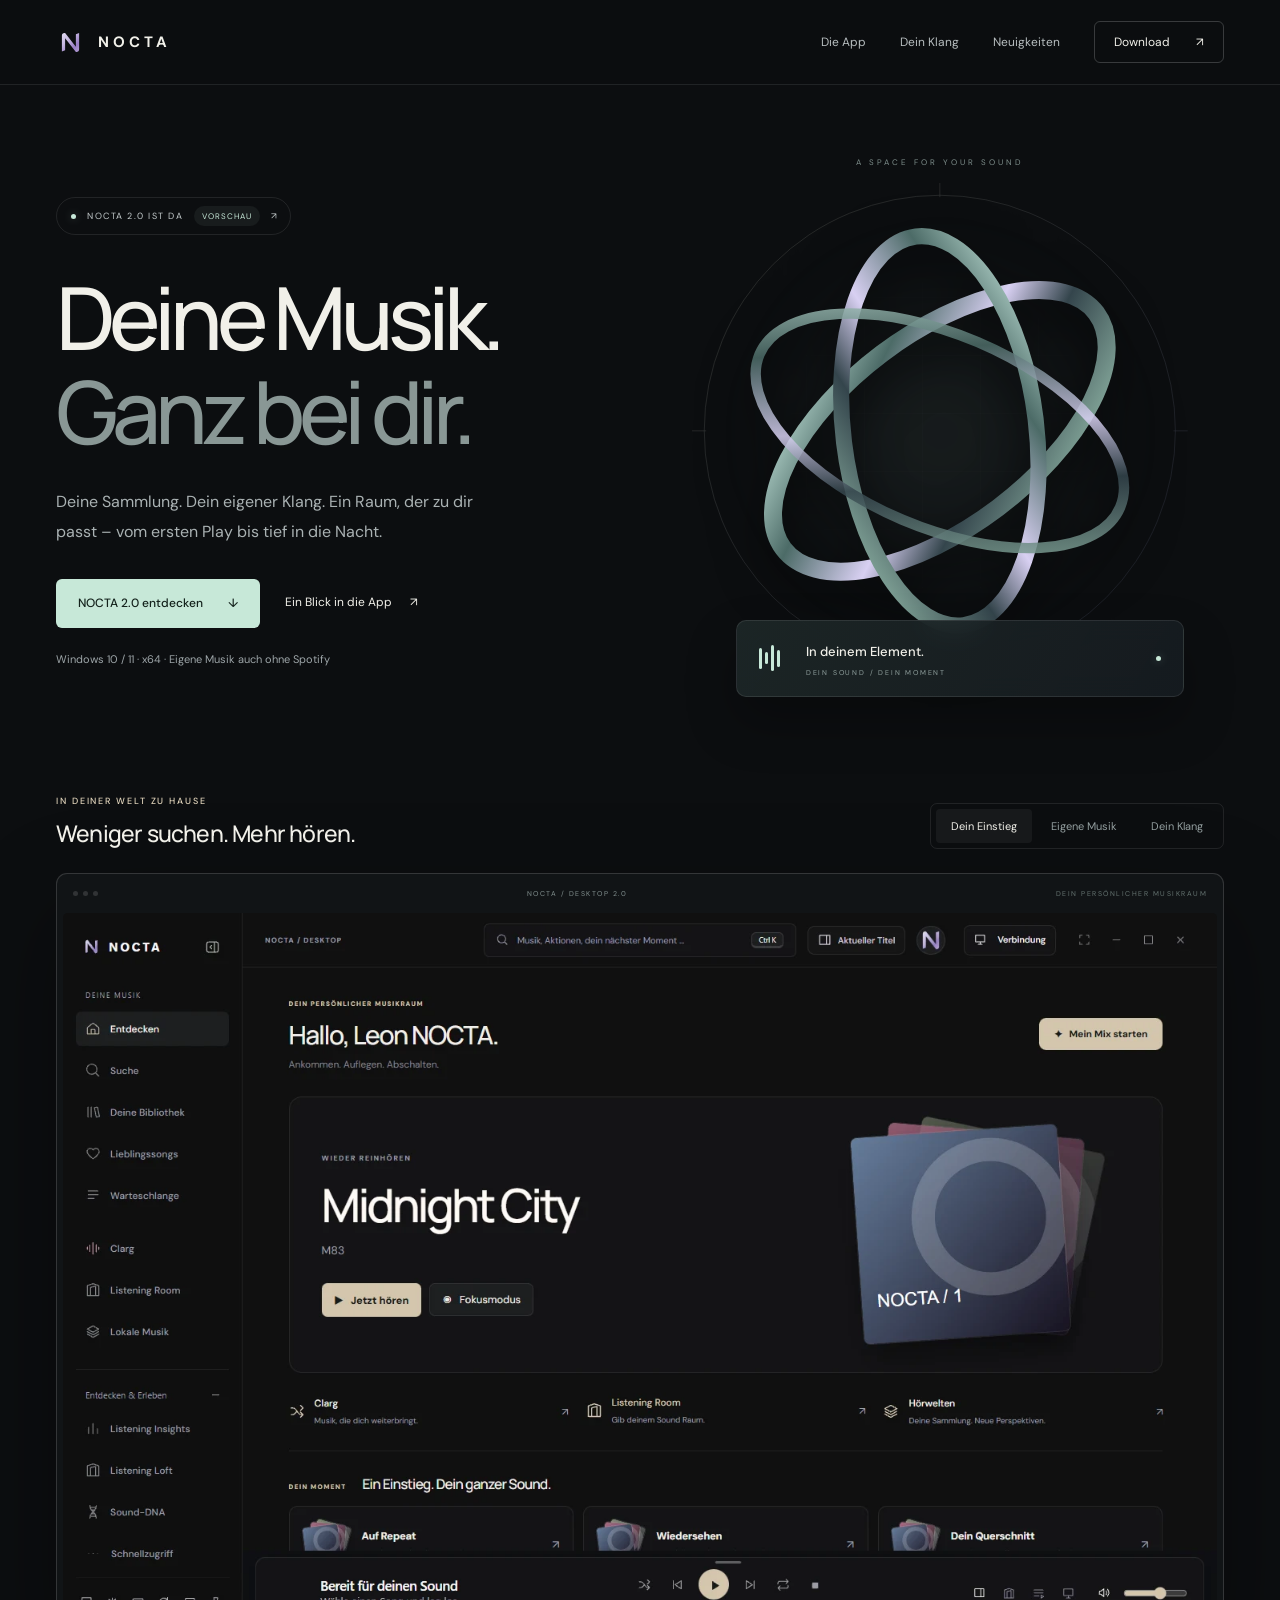
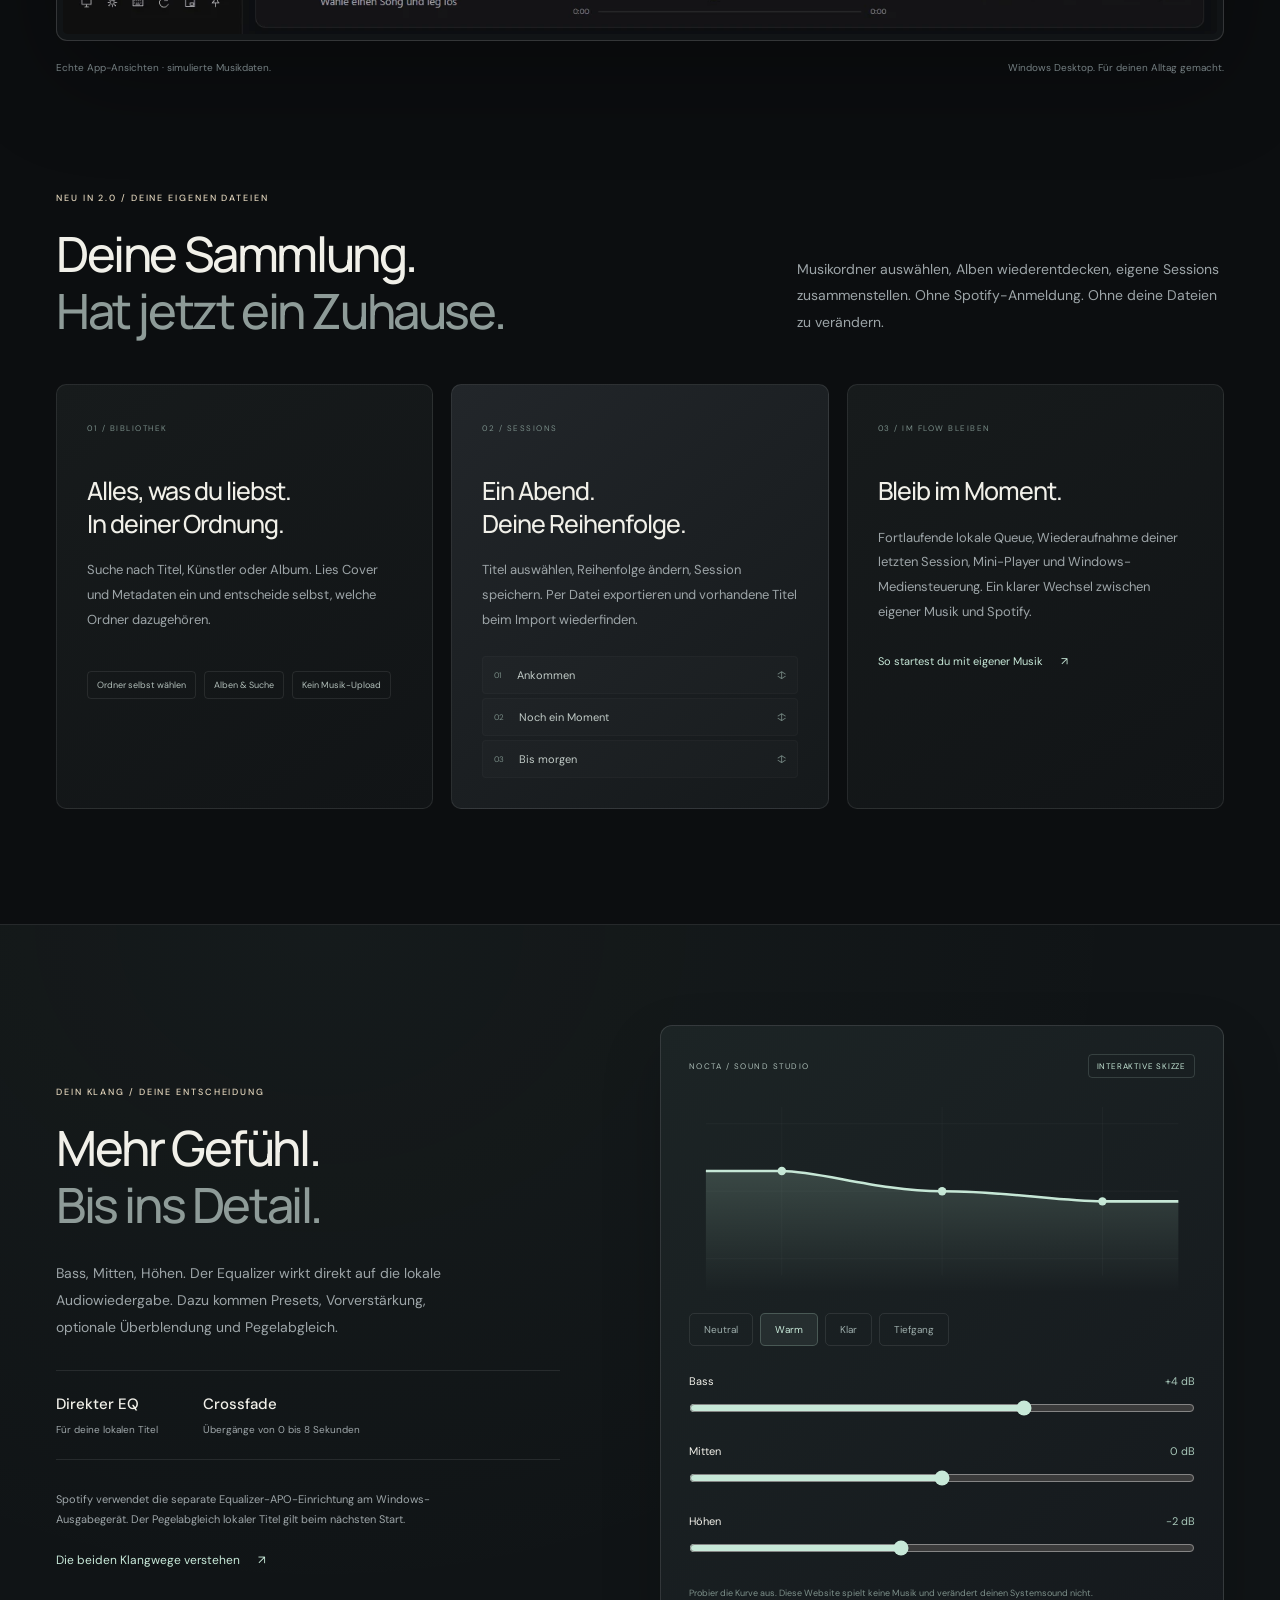
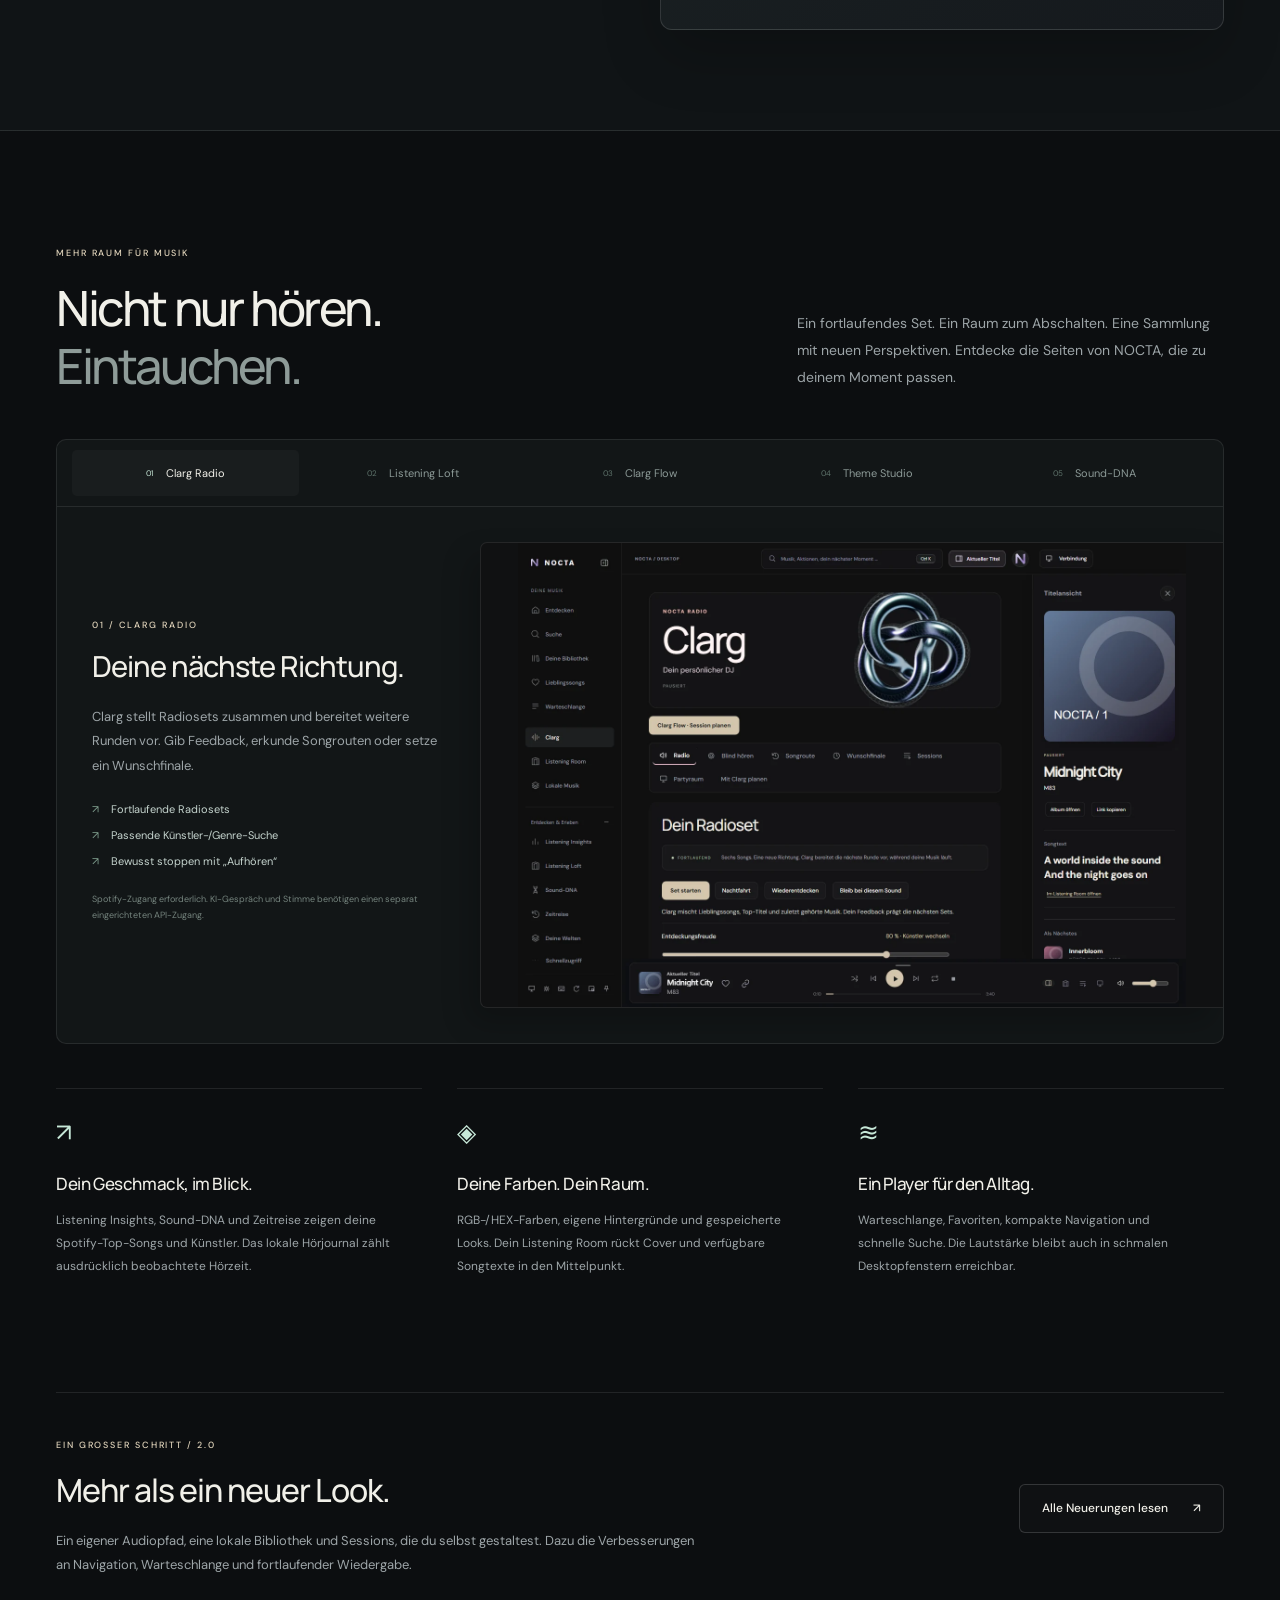
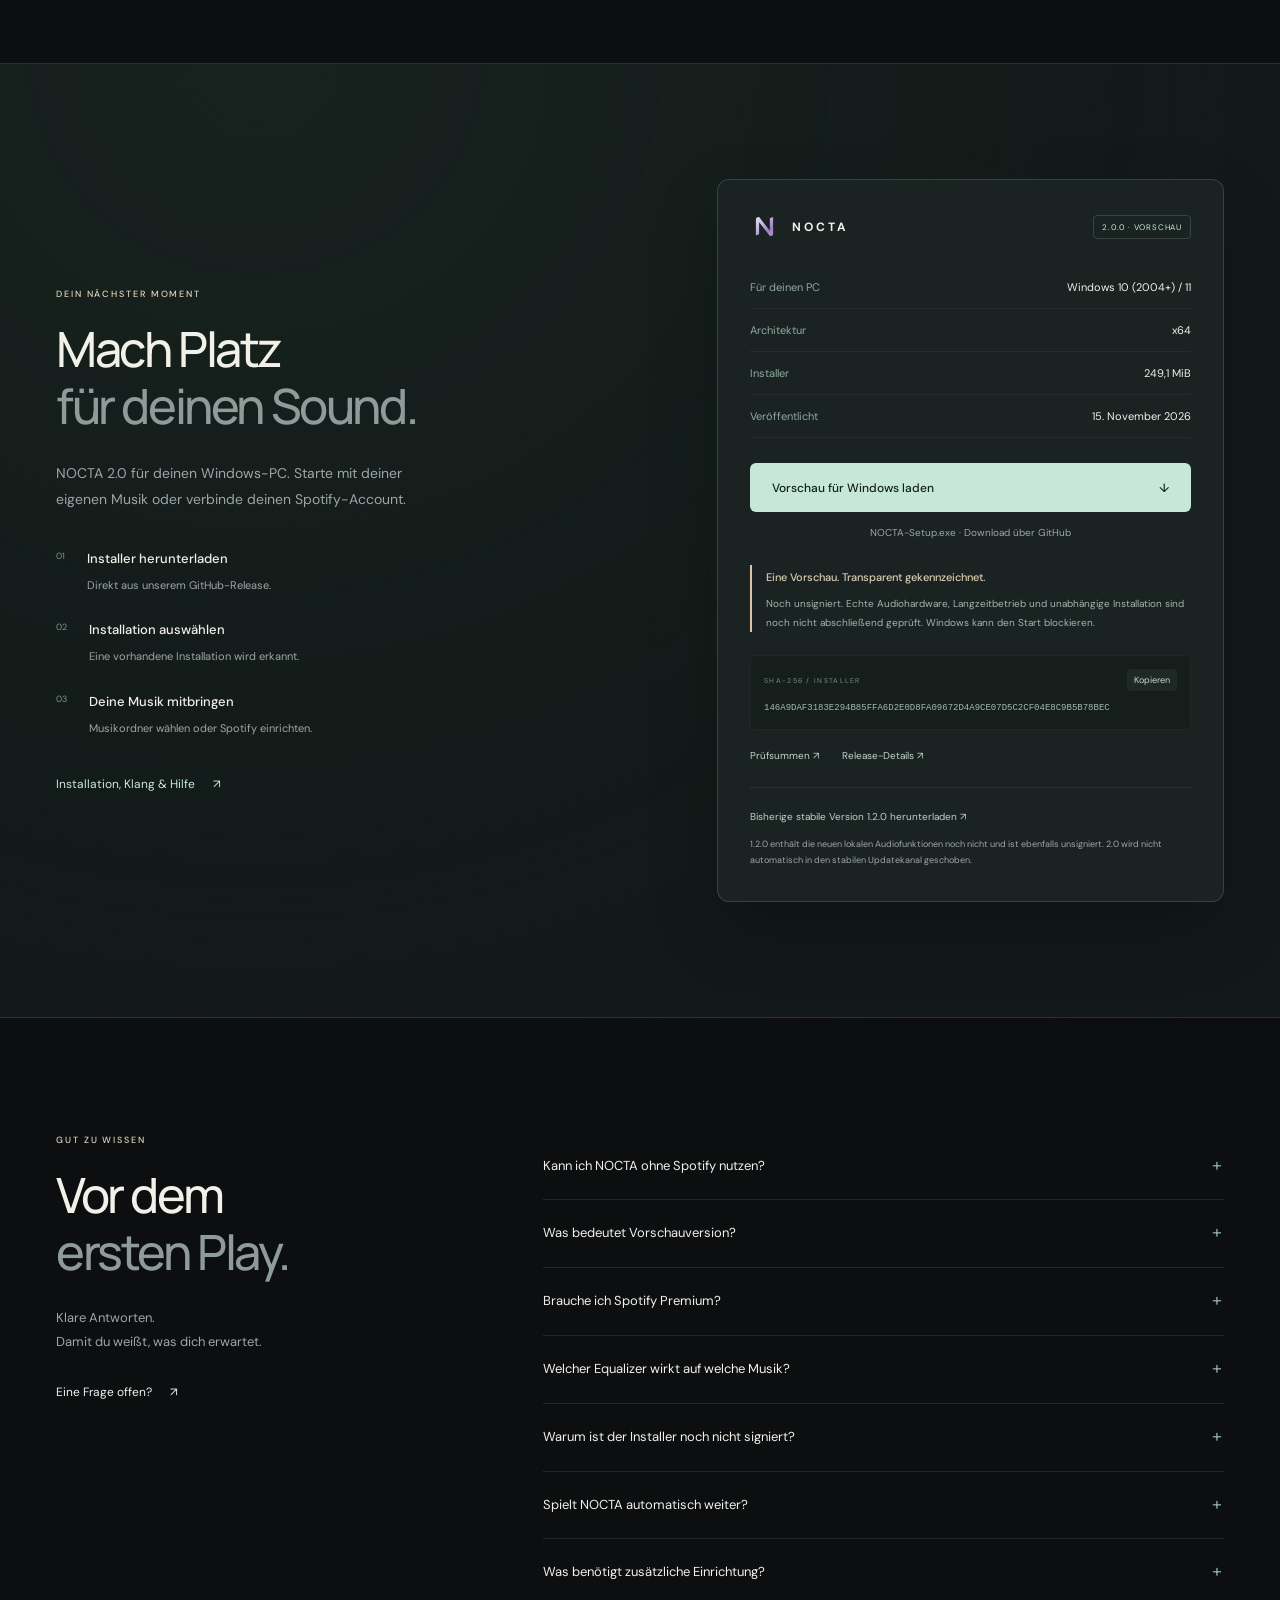
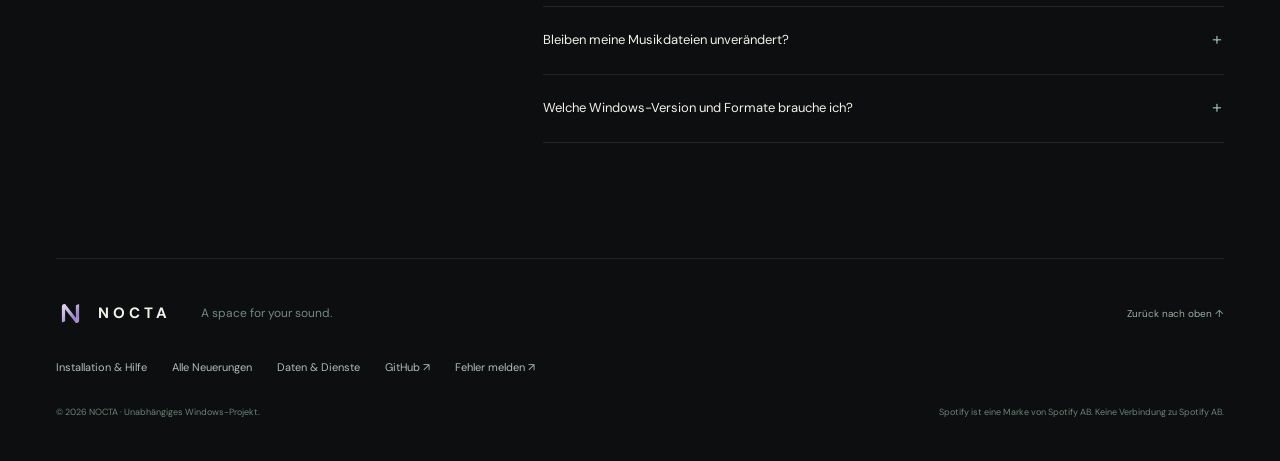
<file: docs/index.html>
<!doctype html><html lang="de"><head><meta charset="utf-8"><meta name="viewport" content="width=device-width,initial-scale=1"><meta name="theme-color" content="#0c0e10"><title>NOCTA 2.0 — Deine Musik. Dein eigener Klang.</title><meta name="description" content="Dein Musikraum für Windows: eigene Musik, nativer Equalizer, Sessions, Clarg Radio und Listening Loft. Entdecke die NOCTA 2.0 Vorschau."><link rel="canonical" href="https://tysoncca.github.io/nocta-downloads/"><meta property="og:locale" content="de_DE"><meta property="og:type" content="website"><meta property="og:title" content="NOCTA 2.0 — Deine Musik. Dein eigener Klang."><meta property="og:description" content="Dein Musikraum für Windows: eigene Musik, nativer Equalizer, Sessions, Clarg Radio und Listening Loft. Entdecke die NOCTA 2.0 Vorschau."><meta property="og:url" content="https://tysoncca.github.io/nocta-downloads/"><meta property="og:image" content="https://tysoncca.github.io/nocta-downloads/assets/social-2.webp"><meta name="twitter:card" content="summary_large_image"><link rel="icon" href="assets/logo.svg" type="image/svg+xml"><link rel="preload" href="assets/fonts/font-5.ttf" as="font" type="font/ttf" crossorigin><link rel="stylesheet" href="styles.css?v=200"><script src="app.js?v=200" defer></script><meta name="referrer" content="strict-origin-when-cross-origin"><meta property="og:image:width" content="1200"><meta property="og:image:height" content="630"><script type="application/ld+json">{"@context":"https://schema.org","@type":"SoftwareApplication","name":"NOCTA","applicationCategory":"MultimediaApplication","operatingSystem":"Windows 10 (2004+) / Windows 11 x64","softwareVersion":"2.0.0 Preview","url":"https://tysoncca.github.io/nocta-downloads/","downloadUrl":"https://github.com/TysonCCA/nocta-downloads/releases/download/v2.0.0/NOCTA-Setup.exe","releaseNotes":"https://tysoncca.github.io/nocta-downloads/releases.html","screenshot":"https://tysoncca.github.io/nocta-downloads/assets/home-2.webp","description":"Eigene Musikbibliothek, nativer Equalizer, Sessions und persönliche Musikansichten. Unsignierte Vorschau für Windows."}</script></head><body id="top"><a class="skip" href="#main">Zum Inhalt</a><header class="site-header"><nav class="wrap nav" aria-label="Hauptnavigation"><a class="brand" href="index.html" aria-label="NOCTA Startseite"><img src="assets/logo.svg" width="28" height="28" alt="">NOCTA</a><div class="navlinks"><a href="index.html#entdecken">Die App</a><a href="index.html#klang">Dein Klang</a><a href="releases.html">Neuigkeiten</a><a class="nav-cta" href="index.html#download">Download <span aria-hidden="true">↗</span></a></div></nav></header><main id="main">
<section class="hero wrap"><div class="hero-copy"><a class="release-pill" href="releases.html"><span class="status-dot"></span> NOCTA 2.0 IST DA <span class="pill-tag">VORSCHAU</span> <span aria-hidden="true">↗</span></a><h1>Deine Musik.<br> <span>Ganz bei dir.</span></h1><p class="hero-lead">Deine Sammlung. Dein eigener Klang. Ein Raum, der zu dir passt – vom ersten Play bis tief in die Nacht.</p><div class="actions"><a class="button primary" href="#download">NOCTA 2.0 entdecken <span aria-hidden="true">↓</span></a><a class="text-link" href="#entdecken">Ein Blick in die App <span aria-hidden="true">↗</span></a></div><p class="micro">Windows 10 / 11 · x64 · Eigene Musik auch ohne Spotify</p></div><div class="hero-art" aria-hidden="true"><div class="art-grid"></div><div class="orbit-halo"></div><svg class="orbit" viewBox="0 0 600 600"><defs><linearGradient id="chrome" x1="0" x2="1" y1="0" y2="1"><stop stop-color="#d6f6ec"/><stop offset=".26" stop-color="#4c6b67"/><stop offset=".49" stop-color="#d8d0f2"/><stop offset=".66" stop-color="#34454c"/><stop offset="1" stop-color="#a2ccb8"/></linearGradient><linearGradient id="fine" x1="0" y1="0" x2="1" y2="1"><stop stop-color="#ebedcf"/><stop offset="1" stop-color="#7c83ba"/></linearGradient></defs><g class="orbit-core"><ellipse cx="300" cy="300" rx="207" ry="102" transform="rotate(-37 300 300)"/><ellipse cx="300" cy="300" rx="207" ry="102" transform="rotate(83 300 300)"/><ellipse cx="300" cy="300" rx="207" ry="102" transform="rotate(23 300 300)"/></g><g class="orbit-fine"><circle cx="300" cy="300" r="249"/><path d="M300 38v15m0 494v15M38 300h15m494 0h15"/></g></svg><span class="art-caption">A SPACE FOR YOUR SOUND</span><div class="floating-label"><span class="eq-bars"><i></i><i></i><i></i><i></i></span><div><b>In deinem Element.</b><span>DEIN SOUND / DEIN MOMENT</span></div><span class="live-dot"></span></div></div></section>
<section class="wrap product-preview reveal" id="entdecken" aria-label="Einblicke in NOCTA"><div class="preview-head"><div><span class="eyebrow">IN DEINER WELT ZU HAUSE</span><h2>Weniger suchen. Mehr hören.</h2></div><div class="preview-tabs" role="tablist" aria-label="App-Vorschau"><button id="preview-home" role="tab" aria-selected="true" aria-controls="preview-panel" data-preview="home">Dein Einstieg</button><button id="preview-library" role="tab" aria-selected="false" tabindex="-1" aria-controls="preview-panel" data-preview="library">Eigene Musik</button><button id="preview-sound" role="tab" aria-selected="false" tabindex="-1" aria-controls="preview-panel" data-preview="sound">Dein Klang</button></div></div><div class="app-frame" id="preview-panel" role="tabpanel" aria-labelledby="preview-home"><div class="frame-top"><span><i></i><i></i><i></i></span><span>NOCTA / DESKTOP 2.0</span><span id="preview-caption">DEIN PERSÖNLICHER MUSIKRAUM</span></div><button class="screen-zoom hero-frame" aria-label="Aktuelle App-Ansicht vergrößern" type="button"><img id="preview-image" src="assets/home-2.webp" alt="NOCTA 2.0 Startseite mit klarer Navigation, Coverstapel und kompaktem Player; Beispieldaten" width="1440" height="900" fetchpriority="high"><span class="zoom-label" aria-hidden="true">Ansicht öffnen <span aria-hidden="true">↗</span></span></button></div><div class="caption"><span>Echte App-Ansichten · simulierte Musikdaten.</span><span>Windows Desktop. Für deinen Alltag gemacht.</span></div></section>
<section class="wrap section local-section" id="eigene-musik"><div class="section-heading reveal"><div><span class="eyebrow">NEU IN 2.0 / DEINE EIGENEN DATEIEN</span><h2>Deine Sammlung.<br> <span>Hat jetzt ein Zuhause.</span></h2></div><p>Musikordner auswählen, Alben wiederentdecken, eigene Sessions zusammenstellen. Ohne Spotify-Anmeldung. Ohne deine Dateien zu verändern.</p></div><div class="native-grid"><article class="feature-card reveal"><span class="card-index">01 / BIBLIOTHEK</span><h3>Alles, was du liebst.<br> In deiner Ordnung.</h3><p>Suche nach Titel, Künstler oder Album. Lies Cover und Metadaten ein und entscheide selbst, welche Ordner dazugehören.</p><div class="feature-chips"><span>Ordner selbst wählen</span><span>Alben & Suche</span><span>Kein Musik-Upload</span></div></article><article class="feature-card session-card reveal"><span class="card-index">02 / SESSIONS</span><h3>Ein Abend.<br> Deine Reihenfolge.</h3><p>Titel auswählen, Reihenfolge ändern, Session speichern. Per Datei exportieren und vorhandene Titel beim Import wiederfinden.</p><div class="session-sketch" aria-label="Illustration einer Session, keine Wiedergabe"><span><i>01</i> Ankommen <b>↕</b></span><span><i>02</i> Noch ein Moment <b>↕</b></span><span><i>03</i> Bis morgen <b>↕</b></span></div></article><article class="feature-card reveal"><span class="card-index">03 / IM FLOW BLEIBEN</span><h3>Bleib im Moment.</h3><p>Fortlaufende lokale Queue, Wiederaufnahme deiner letzten Session, Mini-Player und Windows-Mediensteuerung. Ein klarer Wechsel zwischen eigener Musik und Spotify.</p><a class="text-link" href="installieren.html#lokal">So startest du mit eigener Musik <span aria-hidden="true">↗</span></a></article></div></section>
<section class="sound-section" id="klang"><div class="wrap sound-layout"><div class="sound-copy reveal"><span class="eyebrow">DEIN KLANG / DEINE ENTSCHEIDUNG</span><h2>Mehr Gefühl.<br> <span>Bis ins Detail.</span></h2><p>Bass, Mitten, Höhen. Der Equalizer wirkt direkt auf die lokale Audiowiedergabe. Dazu kommen Presets, Vorverstärkung, optionale Überblendung und Pegelabgleich.</p><div class="sound-facts"><div><b>Direkter EQ</b><span>Für deine lokalen Titel</span></div><div><b>Crossfade</b><span>Übergänge von 0 bis 8 Sekunden</span></div></div><p class="micro">Spotify verwendet die separate Equalizer-APO-Einrichtung am Windows-Ausgabegerät. Der Pegelabgleich lokaler Titel gilt beim nächsten Start.</p><a class="text-link" href="installieren.html#klang">Die beiden Klangwege verstehen <span aria-hidden="true">↗</span></a></div><div class="sound-demo reveal"><div class="demo-heading"><span>NOCTA / SOUND STUDIO</span><span class="mini-pill">INTERAKTIVE SKIZZE</span></div><svg viewBox="0 0 600 240" class="eq-curve" role="img" aria-labelledby="curve-title"><title id="curve-title">Illustrative Equalizerkurve, keine Audioverarbeitung auf dieser Website</title><defs><linearGradient id="eq-fill" x1="0" y1="0" x2="0" y2="1"><stop stop-color="#b6e1cb" stop-opacity=".2"/><stop offset="1" stop-color="#b6e1cb" stop-opacity="0"/></linearGradient></defs><path class="curve-grid" d="M20 40h560M20 120h560M20 200h560M110 20v200M300 20v200M490 20v200"/><path id="curve-fill" fill="url(#eq-fill)"/><path id="curve" fill="none" stroke="#c6e7d6" stroke-width="3"/><circle id="curve-low" r="5" fill="#c6e7d6"/><circle id="curve-mid" r="5" fill="#c6e7d6"/><circle id="curve-high" r="5" fill="#c6e7d6"/></svg><div class="demo-presets" role="group" aria-label="EQ-Vorschau Presets"><button type="button" data-eq-preset="neutral" aria-pressed="false">Neutral</button><button type="button" data-eq-preset="warm" aria-pressed="true">Warm</button><button type="button" data-eq-preset="clear" aria-pressed="false">Klar</button><button type="button" data-eq-preset="deep" aria-pressed="false">Tiefgang</button></div><div class="eq-controls"><label for="eq-bass"><span>Bass<output id="out-bass" for="eq-bass">4 dB</output></span><input id="eq-bass" data-band="bass" type="range" min="-12" max="12" value="4"></label><label for="eq-mid"><span>Mitten<output id="out-mid" for="eq-mid">0 dB</output></span><input id="eq-mid" data-band="mid" type="range" min="-12" max="12" value="0"></label><label for="eq-treble"><span>Höhen<output id="out-treble" for="eq-treble">-2 dB</output></span><input id="eq-treble" data-band="treble" type="range" min="-12" max="12" value="-2"></label></div><p class="demo-note">Probier die Kurve aus. Diese Website spielt keine Musik und verändert deinen Systemsound nicht.</p></div></div></section>
<section class="wrap section" id="erleben"><div class="section-heading reveal"><div><span class="eyebrow">MEHR RAUM FÜR MUSIK</span><h2>Nicht nur hören.<br> <span>Eintauchen.</span></h2></div><p>Ein fortlaufendes Set. Ein Raum zum Abschalten. Eine Sammlung mit neuen Perspektiven. Entdecke die Seiten von NOCTA, die zu deinem Moment passen.</p></div><div class="tour reveal"><div class="tour-tabs" role="tablist" aria-label="Weitere App-Funktionen"><button id="tab-clarg" data-view="clarg" role="tab" aria-controls="tour-panel" aria-selected="true" ><span>01</span>Clarg Radio</button><button id="tab-loft" data-view="loft" role="tab" aria-controls="tour-panel" aria-selected="false" tabindex="-1"><span>02</span>Listening Loft</button><button id="tab-flow" data-view="flow" role="tab" aria-controls="tour-panel" aria-selected="false" tabindex="-1"><span>03</span>Clarg Flow</button><button id="tab-themes" data-view="themes" role="tab" aria-controls="tour-panel" aria-selected="false" tabindex="-1"><span>04</span>Theme Studio</button><button id="tab-insights" data-view="insights" role="tab" aria-controls="tour-panel" aria-selected="false" tabindex="-1"><span>05</span>Sound-DNA</button></div><div id="tour-panel" class="tour-panel" role="tabpanel" aria-labelledby="tab-clarg"><div class="tour-copy"><span class="eyebrow" id="tour-number">01 / CLARG RADIO</span><h3 id="tour-title">Deine nächste Richtung.</h3><p id="tour-description">Clarg stellt Radiosets zusammen und bereitet weitere Runden vor. Gib Feedback, erkunde Songrouten oder setze ein Wunschfinale.</p><ul id="tour-points"><li>Fortlaufende Radiosets</li><li>Passende Künstler-/Genre-Suche</li><li>Bewusst stoppen mit „Aufhören“</li></ul><p class="micro" id="tour-note">Spotify-Zugang erforderlich. KI-Gespräch und Stimme benötigen einen separat eingerichteten API-Zugang.</p></div><button class="screen-zoom tour-screen" type="button" aria-label="Ausgewählte Funktionsansicht vergrößern"><img id="tour-image" src="assets/clarg-2.webp" alt="Clarg Radio mit fortlaufenden Sets und Session-Steuerung; Beispieldaten" width="1440" height="900" loading="lazy"><span class="zoom-label" aria-hidden="true">Ansicht öffnen <span aria-hidden="true">↗</span></span></button></div></div><div class="details-grid"><article class="detail reveal"><span class="feature-symbol" aria-hidden="true">↗</span><h3>Dein Geschmack, im Blick.</h3><p>Listening Insights, Sound-DNA und Zeitreise zeigen deine Spotify-Top-Songs und Künstler. Das lokale Hörjournal zählt ausdrücklich beobachtete Hörzeit.</p></article><article class="detail reveal"><span class="feature-symbol" aria-hidden="true">◈</span><h3>Deine Farben. Dein Raum.</h3><p>RGB-/HEX-Farben, eigene Hintergründe und gespeicherte Looks. Dein Listening Room rückt Cover und verfügbare Songtexte in den Mittelpunkt.</p></article><article class="detail reveal"><span class="feature-symbol" aria-hidden="true">≋</span><h3>Ein Player für den Alltag.</h3><p>Warteschlange, Favoriten, kompakte Navigation und schnelle Suche. Die Lautstärke bleibt auch in schmalen Desktopfenstern erreichbar.</p></article></div></section>
<section class="wrap release-section reveal"><div><span class="eyebrow">EIN GROSSER SCHRITT / 2.0</span><h2>Mehr als ein neuer Look.</h2><p>Ein eigener Audiopfad, eine lokale Bibliothek und Sessions, die du selbst gestaltest. Dazu die Verbesserungen an Navigation, Warteschlange und fortlaufender Wiedergabe.</p></div><a class="button secondary" href="releases.html">Alle Neuerungen lesen <span aria-hidden="true">↗</span></a></section>
<section class="download-section section" id="download"><div class="wrap download-layout"><div class="download-copy reveal"><span class="eyebrow">DEIN NÄCHSTER MOMENT</span><h2>Mach Platz<br> <span>für deinen Sound.</span></h2><p>NOCTA 2.0 für deinen Windows-PC. Starte mit deiner eigenen Musik oder verbinde deinen Spotify-Account.</p><ol class="install-steps"><li><span>01</span><div><b>Installer herunterladen</b><p>Direkt aus unserem GitHub-Release.</p></div></li><li><span>02</span><div><b>Installation auswählen</b><p>Eine vorhandene Installation wird erkannt.</p></div></li><li><span>03</span><div><b>Deine Musik mitbringen</b><p>Musikordner wählen oder Spotify einrichten.</p></div></li></ol><a class="text-link" href="installieren.html">Installation, Klang & Hilfe <span aria-hidden="true">↗</span></a></div><div class="download-card reveal"><div class="download-top"><span class="brand"><img src="assets/logo.svg" alt="" width="28" height="28">NOCTA</span><span class="mini-pill">2.0.0 · VORSCHAU</span></div><dl><div><dt>Für deinen PC</dt><dd>Windows 10 (2004+) / 11</dd></div><div><dt>Architektur</dt><dd>x64</dd></div><div><dt>Installer</dt><dd>249,1 MiB</dd></div><div><dt>Veröffentlicht</dt><dd>15. November 2026</dd></div></dl><a class="button primary download-button" data-download href="https://github.com/TysonCCA/nocta-downloads/releases/download/v2.0.0/NOCTA-Setup.exe" download="NOCTA-Setup.exe">Vorschau für Windows laden <span aria-hidden="true">↓</span></a><p class="download-feedback micro" id="download-feedback" role="status">NOCTA-Setup.exe · Download über GitHub</p><div class="preview-warning"><b>Eine Vorschau. Transparent gekennzeichnet.</b><p>Noch unsigniert. Echte Audiohardware, Langzeitbetrieb und unabhängige Installation sind noch nicht abschließend geprüft. Windows kann den Start blockieren.</p></div><div class="checksum"><div><span>SHA-256 / INSTALLER</span><button type="button" id="copy-hash" aria-label="SHA-256 Prüfsumme kopieren">Kopieren</button></div><code id="installer-hash">146A9DAF3183E294B85FFA6D2E0D8FA09672D4A9CE07D5C2CF04E8C9B5B78BEC</code><span class="sr-only" id="copy-feedback" role="status"></span></div><div class="download-links"><a href="downloads/SHA256.txt">Prüfsummen <span aria-hidden="true">↗</span></a><a href="https://github.com/TysonCCA/nocta-downloads/releases/tag/v2.0.0">Release-Details <span aria-hidden="true">↗</span></a></div><a class="stable-link" href="https://github.com/TysonCCA/nocta-downloads/releases/download/v1.2.0/NOCTA-Setup.exe">Bisherige stabile Version 1.2.0 herunterladen <span aria-hidden="true">↗</span></a><p class="micro stable-note">1.2.0 enthält die neuen lokalen Audiofunktionen noch nicht und ist ebenfalls unsigniert. 2.0 wird nicht automatisch in den stabilen Updatekanal geschoben.</p></div></div></section>
<section class="wrap faq section" id="fragen"><div class="reveal"><span class="eyebrow">GUT ZU WISSEN</span><h2>Vor dem<br> <span>ersten Play.</span></h2><p>Klare Antworten.<br> Damit du weißt, was dich erwartet.</p><a class="text-link" href="https://github.com/TysonCCA/nocta-downloads/issues">Eine Frage offen? <span aria-hidden="true">↗</span></a></div><div class="faq-items reveal"><details><summary>Kann ich NOCTA ohne Spotify nutzen?</summary><p>Ja. In 2.0 kannst du „Eigene Musik ohne Spotify hören“ wählen und ausdrücklich einen Musikordner hinzufügen. Lokale Titel, Alben, Sessions und der direkte Equalizer funktionieren unabhängig von einer Spotify-Anmeldung.</p></details><details><summary>Was bedeutet Vorschauversion?</summary><p>2.0.0 enthält den neuen nativen Wiedergabepfad. Automatisierte Tests mit generierten Audiodateien und simulierten Diensten bestehen. Hörtests auf realen Ausgabegeräten, Langzeit- und unabhängige Installationstests stehen noch aus. Der Build ist unsigniert. Die bisherige stabile Version 1.2.0 bleibt separat verfügbar.</p></details><details><summary>Brauche ich Spotify Premium?</summary><p>Nur für den integrierten Spotify-Player ist Premium erforderlich. Die Spotify-Integration befindet sich im Entwicklungsmodus; dein Konto kann eine Freischaltung durch den Entwickler benötigen. Der Download allein garantiert keinen Spotify-Zugang. Lokale Musik benötigt kein Spotify-Konto.</p></details><details><summary>Welcher Equalizer wirkt auf welche Musik?</summary><p>Bass, Mitten und Höhen unter Lokale Musik → Klang wirken direkt auf die lokale Wiedergabe. Für Spotify und andere Apps verwendet NOCTA die separate Einrichtung von Equalizer APO am ausgewählten Windows-Ausgabegerät. Diese Einrichtung kann Administratorrechte und einen Neustart erfordern.</p></details><details><summary>Warum ist der Installer noch nicht signiert?</summary><p>Eine vertrauenswürdige Herausgebersignatur ist noch nicht eingerichtet. Windows kann den unbekannten Herausgeber melden oder die Datei blockieren. Eine Prüfsumme bestätigt nur die Übereinstimmung der Datei, keine Zertifizierung. Deaktiviere keine Windows-Schutzfunktion, um NOCTA zu starten.</p></details><details><summary>Spielt NOCTA automatisch weiter?</summary><p>Lokale Musik verwendet standardmäßig die fortlaufende Queue und beginnt nach dem letzten Titel erneut mit der gewählten Liste. Für Spotify sucht die aktivierte Fortsetzung passende Künstler-/Genre-Treffer und nutzt die Bibliothek als Rückfallquelle. Neue Empfehlungen brauchen Internet und verfügbare Spotify-Dienste. „Aufhören“ setzt die Fortsetzung aus.</p></details><details><summary>Was benötigt zusätzliche Einrichtung?</summary><p>Spotify benötigt Zugang zum eigenen Konto; KI-Gespräch, synthetische Stimme und KI-Bildbearbeitung benötigen einen selbst eingerichteten API-Zugang. Discord Rich Presence setzt Discord Desktop voraus. Songtexte sind nur verfügbar, wenn der jeweilige Dienst sie liefert. Online-Besuche in 3D-Räumen werden nicht angeboten.</p></details><details><summary>Bleiben meine Musikdateien unverändert?</summary><p>Der lokale Index liest Metadaten und eingebettete Cover. NOCTA bearbeitet keine Musik-Tags und löscht beim Entfernen eines Ordners keine Originaldateien. Session-Exporte enthalten Fingerprints statt Musikdateien oder lokaler Musikpfade. Ein vollständiger Cloud-Sync ist nicht enthalten.</p></details><details><summary>Welche Windows-Version und Formate brauche ich?</summary><p>2.0.0 ist für Windows 10 ab Version 2004 und Windows 11, x64. WAV wurde in nativen Tests decodiert. Weitere Formate hängen teilweise von Windows-Codecs ab; nicht jeder Container oder jede Datei ist garantiert. macOS, Mobilgeräte und Windows ARM werden hier nicht angeboten.</p></details></div></section>
</main><footer class="wrap"><div class="footer-top"><a class="brand" href="index.html" aria-label="NOCTA Startseite"><img src="assets/logo.svg" width="28" height="28" alt="">NOCTA</a><p>A space for your sound.</p><a href="#top">Zurück nach oben ↑</a></div><div class="footer-links"><a href="installieren.html">Installation & Hilfe</a><a href="releases.html">Alle Neuerungen</a><a href="datenschutz.html">Daten & Dienste</a><a href="https://github.com/TysonCCA/nocta-downloads" target="_blank" rel="noopener">GitHub <span aria-hidden="true">↗</span></a><a href="https://github.com/TysonCCA/nocta-downloads/issues" target="_blank" rel="noopener">Fehler melden <span aria-hidden="true">↗</span></a></div><div class="footer-bottom"><span>© 2026 NOCTA · Unabhängiges Windows-Projekt.</span><span>Spotify ist eine Marke von Spotify AB. Keine Verbindung zu Spotify AB.</span></div></footer><dialog id="image-dialog" aria-labelledby="image-title"><div class="dialog-head"><span id="image-title">App-Vorschau</span><button type="button" aria-label="Bild schließen">×</button></div><img src="assets/home-2.webp" alt="NOCTA App-Vorschau"></dialog></body></html>
</file>
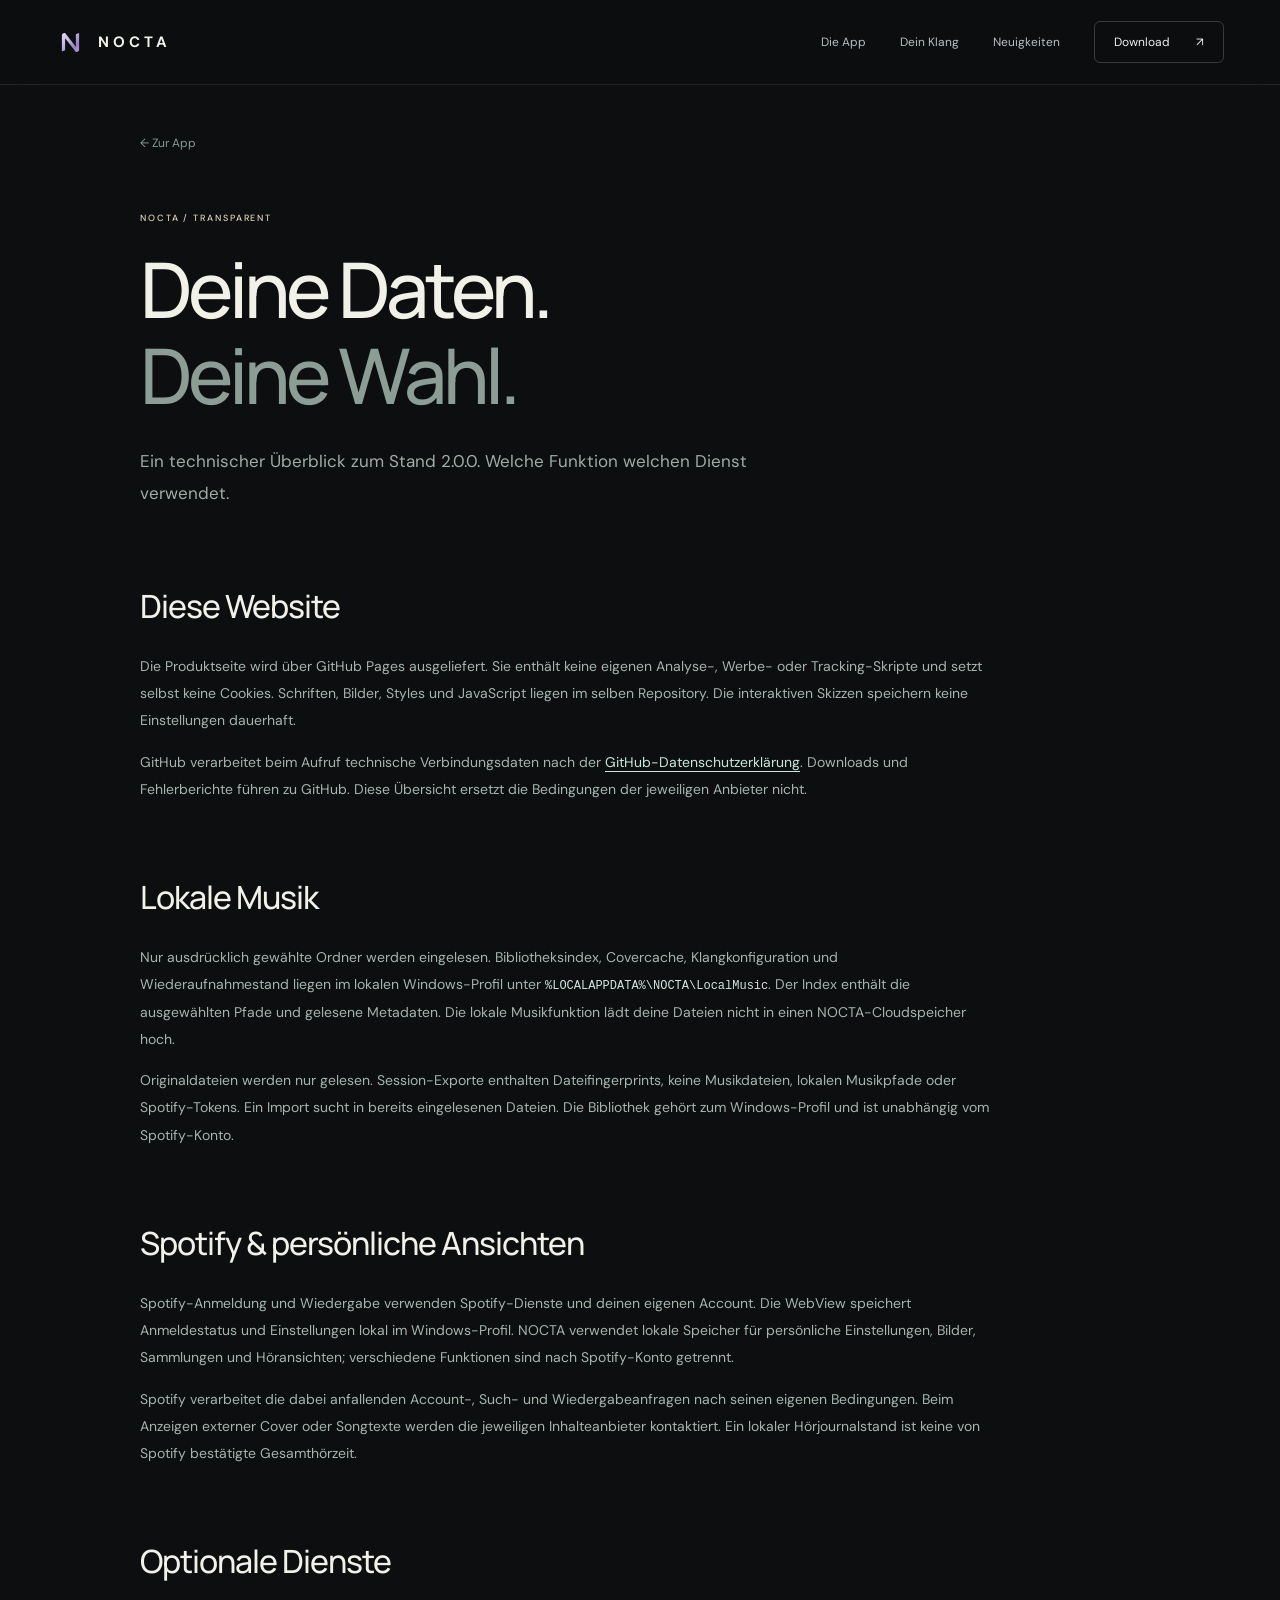
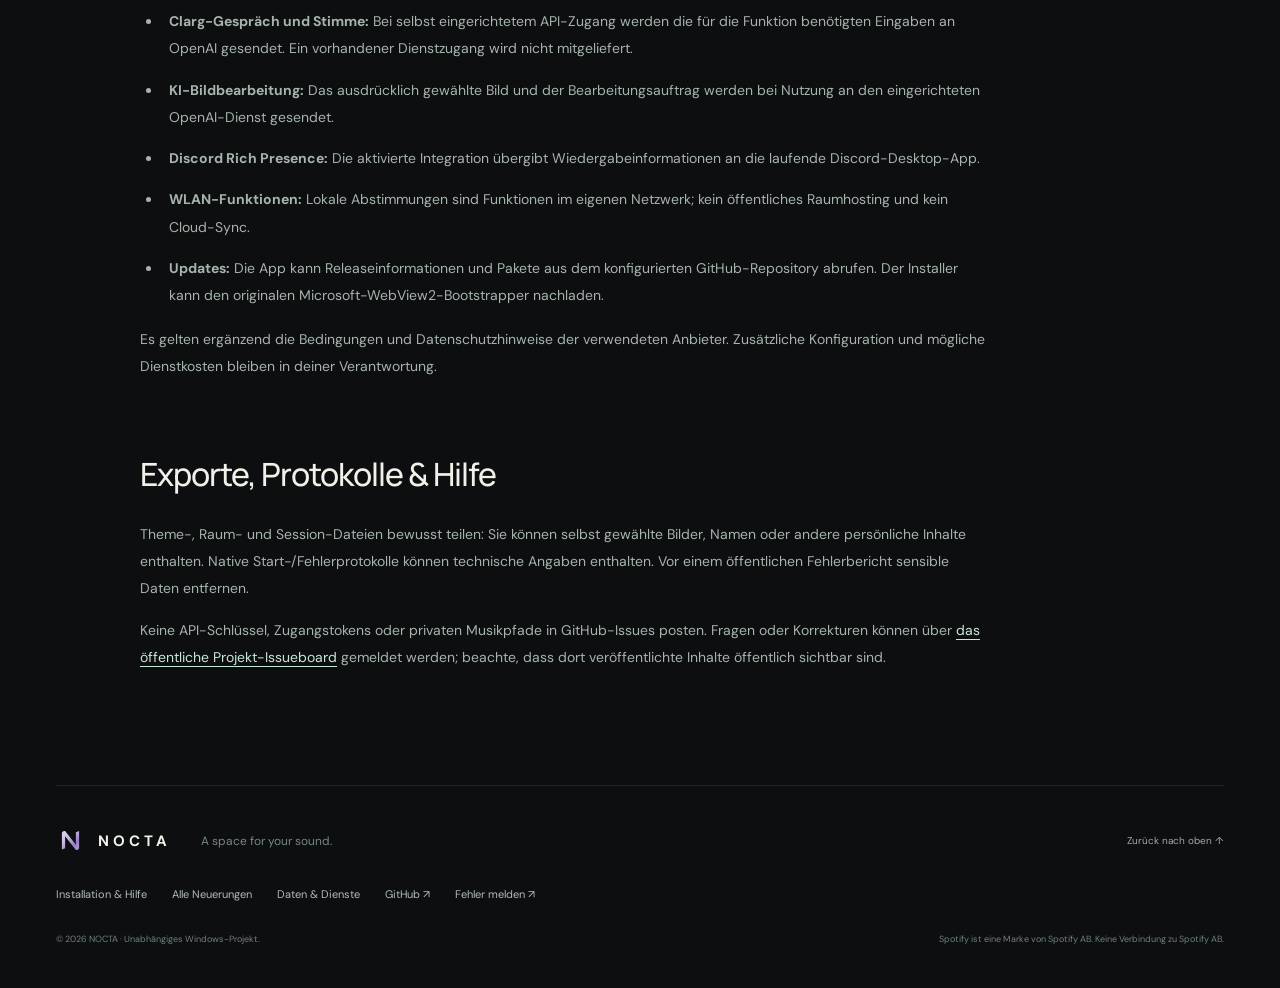
<file: docs/datenschutz.html>
<!doctype html><html lang="de"><head><meta charset="utf-8"><meta name="viewport" content="width=device-width,initial-scale=1"><meta name="theme-color" content="#0c0e10"><title>Daten & Dienste — NOCTA</title><meta name="description" content="Welche Daten NOCTA lokal speichert und welche externen Dienste bei optionalen Funktionen beteiligt sind."><link rel="canonical" href="https://tysoncca.github.io/nocta-downloads/datenschutz.html"><meta property="og:locale" content="de_DE"><meta property="og:type" content="website"><meta property="og:title" content="Daten & Dienste — NOCTA"><meta property="og:description" content="Welche Daten NOCTA lokal speichert und welche externen Dienste bei optionalen Funktionen beteiligt sind."><meta property="og:url" content="https://tysoncca.github.io/nocta-downloads/datenschutz.html"><meta property="og:image" content="https://tysoncca.github.io/nocta-downloads/assets/social-2.webp"><meta name="twitter:card" content="summary_large_image"><link rel="icon" href="assets/logo.svg" type="image/svg+xml"><link rel="preload" href="assets/fonts/font-5.ttf" as="font" type="font/ttf" crossorigin><link rel="stylesheet" href="styles.css?v=200"><script src="app.js?v=200" defer></script></head><body id="top"><a class="skip" href="#main">Zum Inhalt</a><header class="site-header"><nav class="wrap nav" aria-label="Hauptnavigation"><a class="brand" href="index.html" aria-label="NOCTA Startseite"><img src="assets/logo.svg" width="28" height="28" alt="">NOCTA</a><div class="navlinks"><a href="index.html#entdecken">Die App</a><a href="index.html#klang">Dein Klang</a><a href="releases.html">Neuigkeiten</a><a class="nav-cta" href="index.html#download">Download <span aria-hidden="true">↗</span></a></div></nav></header><main id="main" class="wrap article-page"><a class="back-link" href="index.html">← Zur App</a><span class="eyebrow">NOCTA / TRANSPARENT</span><h1>Deine Daten.<br><span>Deine Wahl.</span></h1><p class="article-lead">Ein technischer Überblick zum Stand 2.0.0. Welche Funktion welchen Dienst verwendet.</p><section><h2>Diese Website</h2><p>Die Produktseite wird über GitHub Pages ausgeliefert. Sie enthält keine eigenen Analyse-, Werbe- oder Tracking-Skripte und setzt selbst keine Cookies. Schriften, Bilder, Styles und JavaScript liegen im selben Repository. Die interaktiven Skizzen speichern keine Einstellungen dauerhaft.</p><p>GitHub verarbeitet beim Aufruf technische Verbindungsdaten nach der <a href="https://docs.github.com/en/site-policy/privacy-policies/github-general-privacy-statement" rel="noopener" target="_blank">GitHub-Datenschutzerklärung</a>. Downloads und Fehlerberichte führen zu GitHub. Diese Übersicht ersetzt die Bedingungen der jeweiligen Anbieter nicht.</p></section><section><h2>Lokale Musik</h2><p>Nur ausdrücklich gewählte Ordner werden eingelesen. Bibliotheksindex, Covercache, Klangkonfiguration und Wiederaufnahmestand liegen im lokalen Windows-Profil unter <code>%LOCALAPPDATA%\NOCTA\LocalMusic</code>. Der Index enthält die ausgewählten Pfade und gelesene Metadaten. Die lokale Musikfunktion lädt deine Dateien nicht in einen NOCTA-Cloudspeicher hoch.</p><p>Originaldateien werden nur gelesen. Session-Exporte enthalten Dateifingerprints, keine Musikdateien, lokalen Musikpfade oder Spotify-Tokens. Ein Import sucht in bereits eingelesenen Dateien. Die Bibliothek gehört zum Windows-Profil und ist unabhängig vom Spotify-Konto.</p></section><section><h2>Spotify & persönliche Ansichten</h2><p>Spotify-Anmeldung und Wiedergabe verwenden Spotify-Dienste und deinen eigenen Account. Die WebView speichert Anmeldestatus und Einstellungen lokal im Windows-Profil. NOCTA verwendet lokale Speicher für persönliche Einstellungen, Bilder, Sammlungen und Höransichten; verschiedene Funktionen sind nach Spotify-Konto getrennt.</p><p>Spotify verarbeitet die dabei anfallenden Account-, Such- und Wiedergabeanfragen nach seinen eigenen Bedingungen. Beim Anzeigen externer Cover oder Songtexte werden die jeweiligen Inhalteanbieter kontaktiert. Ein lokaler Hörjournalstand ist keine von Spotify bestätigte Gesamthörzeit.</p></section><section><h2>Optionale Dienste</h2><ul><li><b>Clarg-Gespräch und Stimme:</b> Bei selbst eingerichtetem API-Zugang werden die für die Funktion benötigten Eingaben an OpenAI gesendet. Ein vorhandener Dienstzugang wird nicht mitgeliefert.</li><li><b>KI-Bildbearbeitung:</b> Das ausdrücklich gewählte Bild und der Bearbeitungsauftrag werden bei Nutzung an den eingerichteten OpenAI-Dienst gesendet.</li><li><b>Discord Rich Presence:</b> Die aktivierte Integration übergibt Wiedergabeinformationen an die laufende Discord-Desktop-App.</li><li><b>WLAN-Funktionen:</b> Lokale Abstimmungen sind Funktionen im eigenen Netzwerk; kein öffentliches Raumhosting und kein Cloud-Sync.</li><li><b>Updates:</b> Die App kann Releaseinformationen und Pakete aus dem konfigurierten GitHub-Repository abrufen. Der Installer kann den originalen Microsoft-WebView2-Bootstrapper nachladen.</li></ul><p>Es gelten ergänzend die Bedingungen und Datenschutzhinweise der verwendeten Anbieter. Zusätzliche Konfiguration und mögliche Dienstkosten bleiben in deiner Verantwortung.</p></section><section><h2>Exporte, Protokolle & Hilfe</h2><p>Theme-, Raum- und Session-Dateien bewusst teilen: Sie können selbst gewählte Bilder, Namen oder andere persönliche Inhalte enthalten. Native Start-/Fehlerprotokolle können technische Angaben enthalten. Vor einem öffentlichen Fehlerbericht sensible Daten entfernen.</p><p>Keine API-Schlüssel, Zugangstokens oder privaten Musikpfade in GitHub-Issues posten. Fragen oder Korrekturen können über <a href="https://github.com/TysonCCA/nocta-downloads/issues">das öffentliche Projekt-Issueboard</a> gemeldet werden; beachte, dass dort veröffentlichte Inhalte öffentlich sichtbar sind.</p></section></main><footer class="wrap"><div class="footer-top"><a class="brand" href="index.html" aria-label="NOCTA Startseite"><img src="assets/logo.svg" width="28" height="28" alt="">NOCTA</a><p>A space for your sound.</p><a href="#top">Zurück nach oben ↑</a></div><div class="footer-links"><a href="installieren.html">Installation & Hilfe</a><a href="releases.html">Alle Neuerungen</a><a href="datenschutz.html">Daten & Dienste</a><a href="https://github.com/TysonCCA/nocta-downloads" target="_blank" rel="noopener">GitHub <span aria-hidden="true">↗</span></a><a href="https://github.com/TysonCCA/nocta-downloads/issues" target="_blank" rel="noopener">Fehler melden <span aria-hidden="true">↗</span></a></div><div class="footer-bottom"><span>© 2026 NOCTA · Unabhängiges Windows-Projekt.</span><span>Spotify ist eine Marke von Spotify AB. Keine Verbindung zu Spotify AB.</span></div></footer><dialog id="image-dialog" aria-labelledby="image-title"><div class="dialog-head"><span id="image-title">App-Vorschau</span><button type="button" aria-label="Bild schließen">×</button></div><img src="assets/home-2.webp" alt="NOCTA App-Vorschau"></dialog></body></html>
</file>
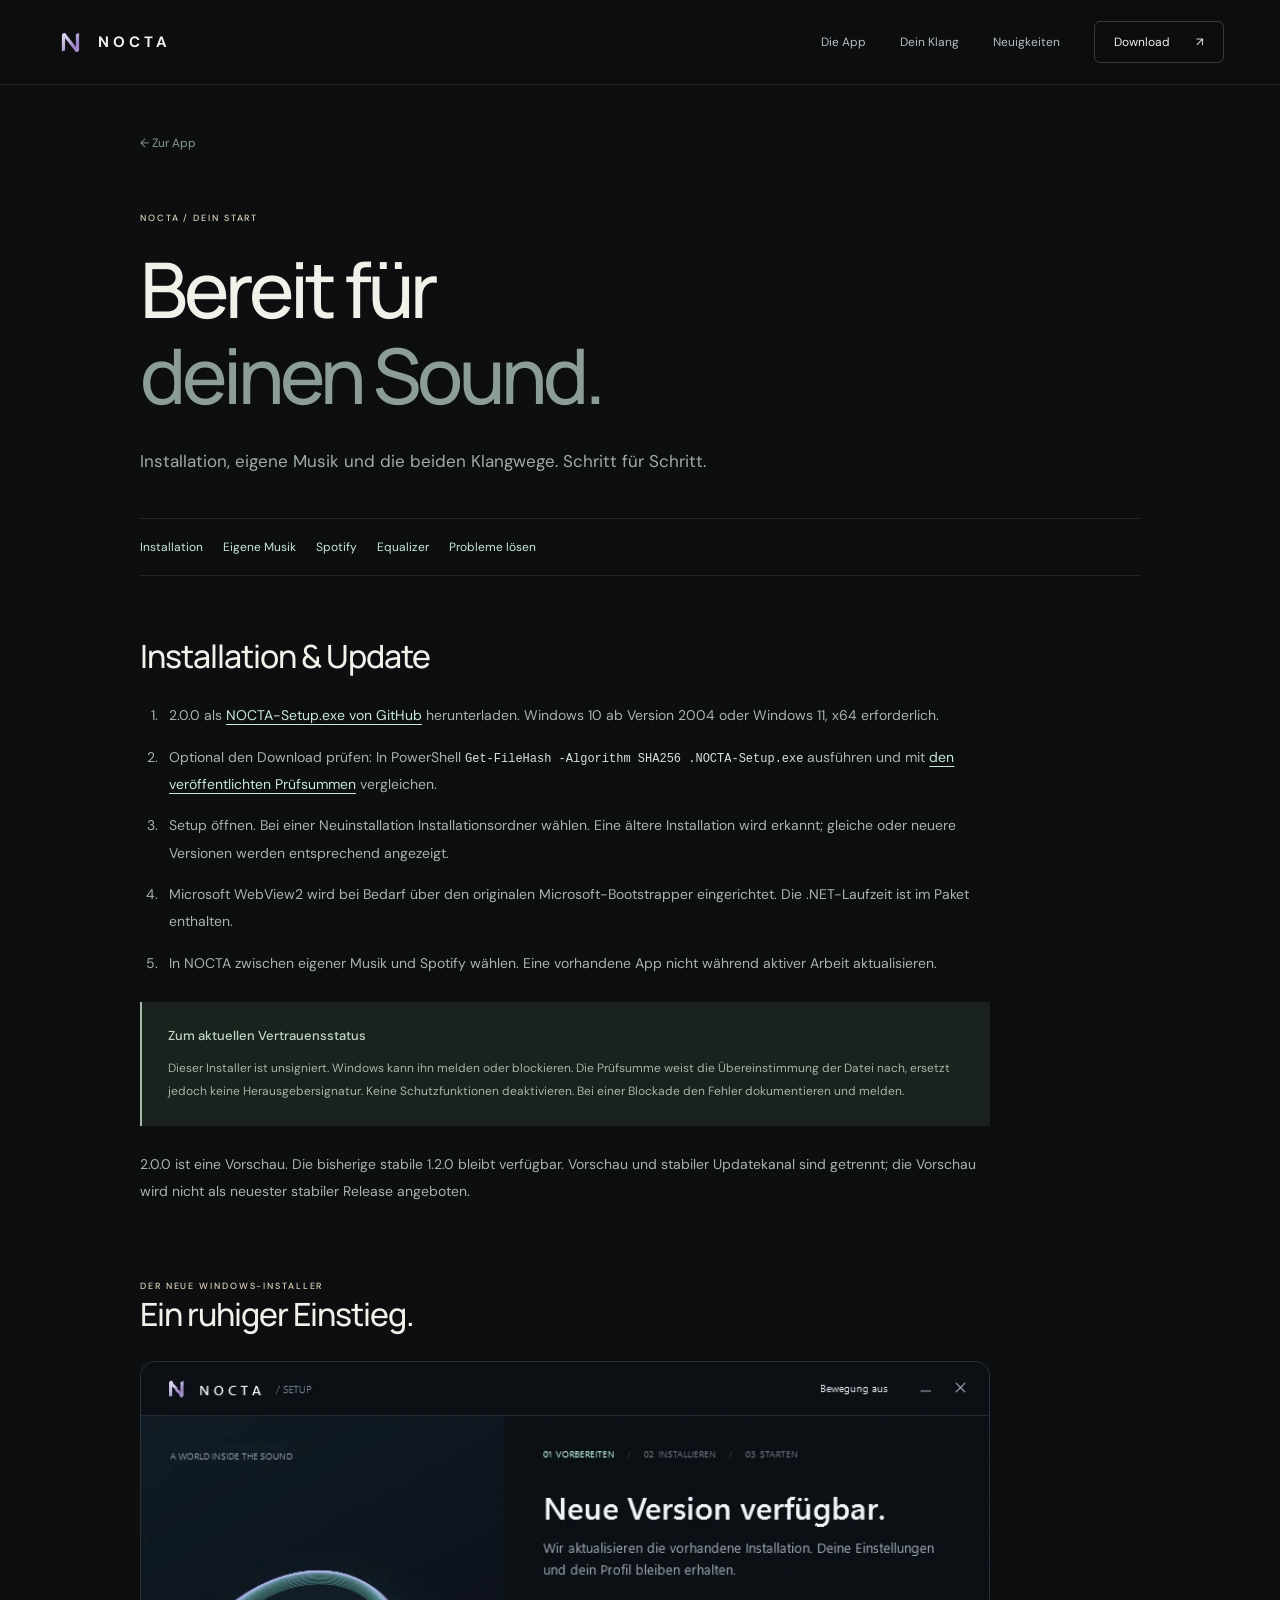
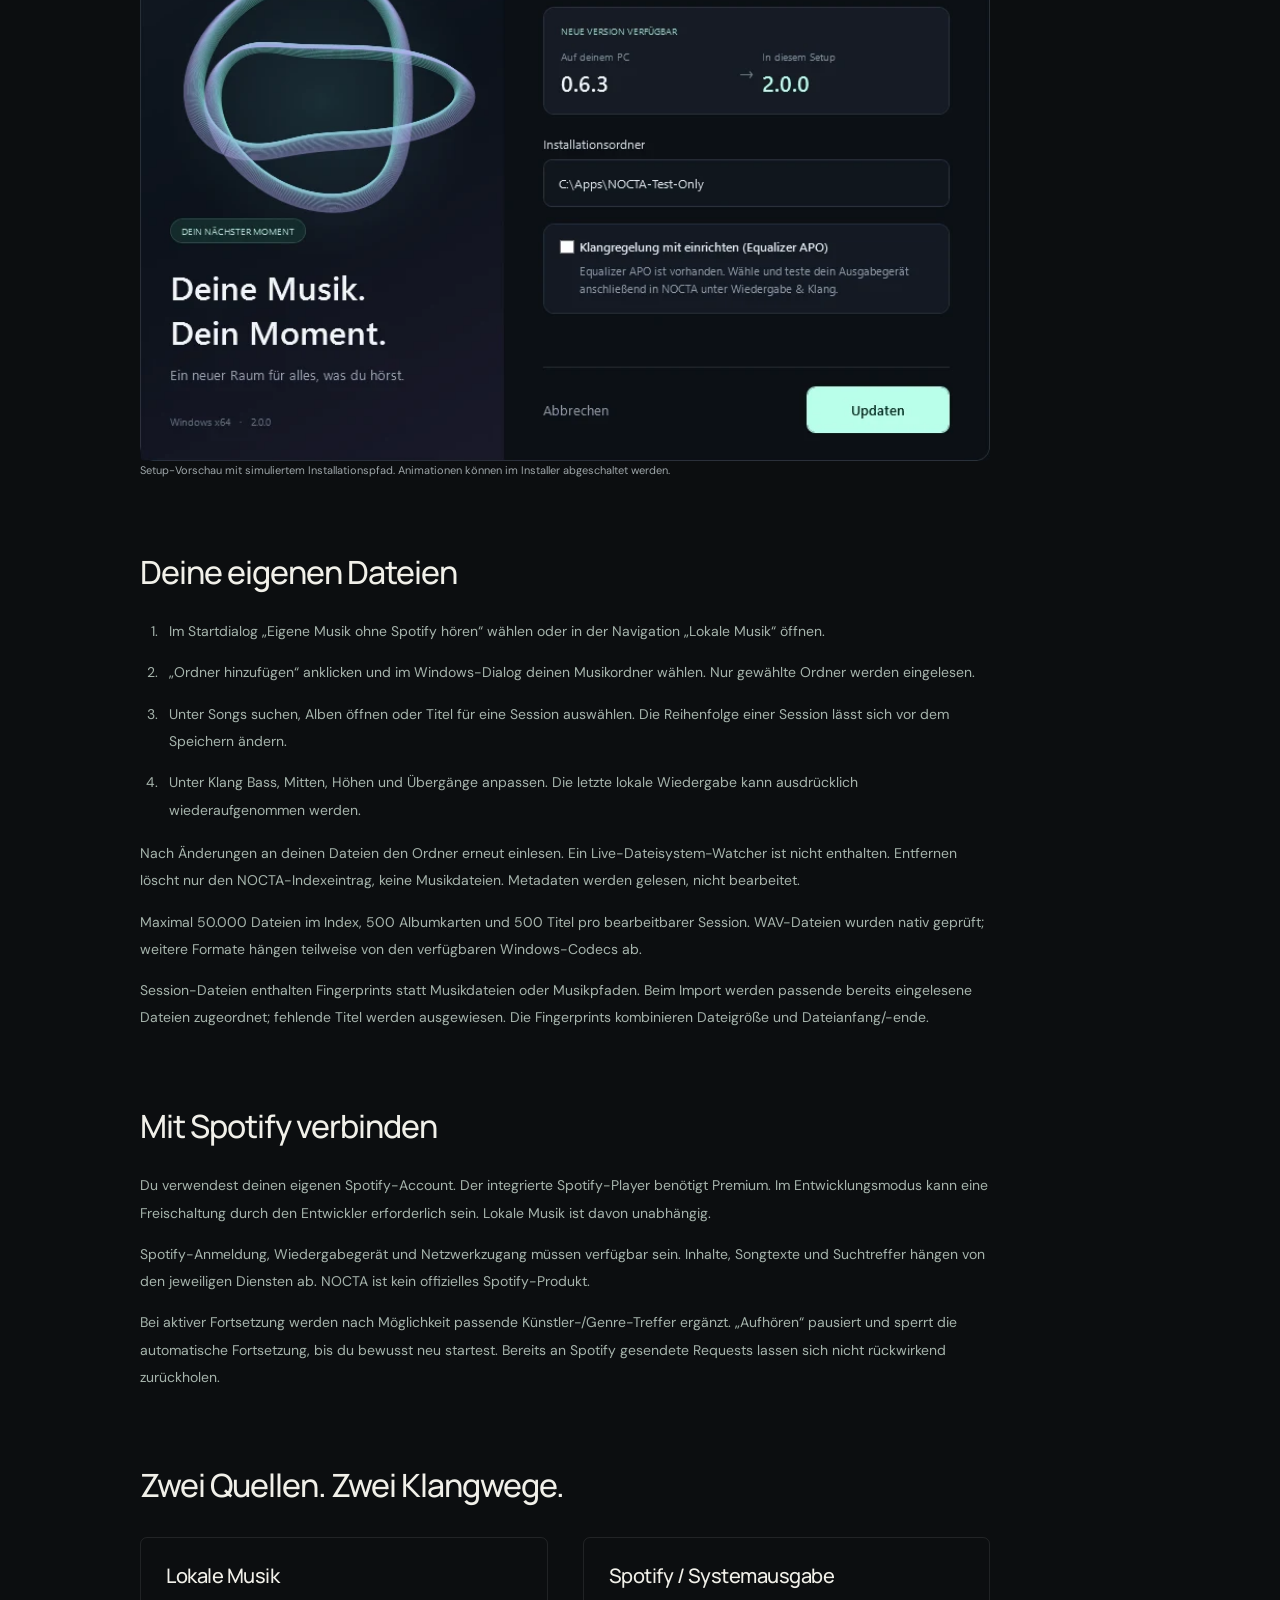
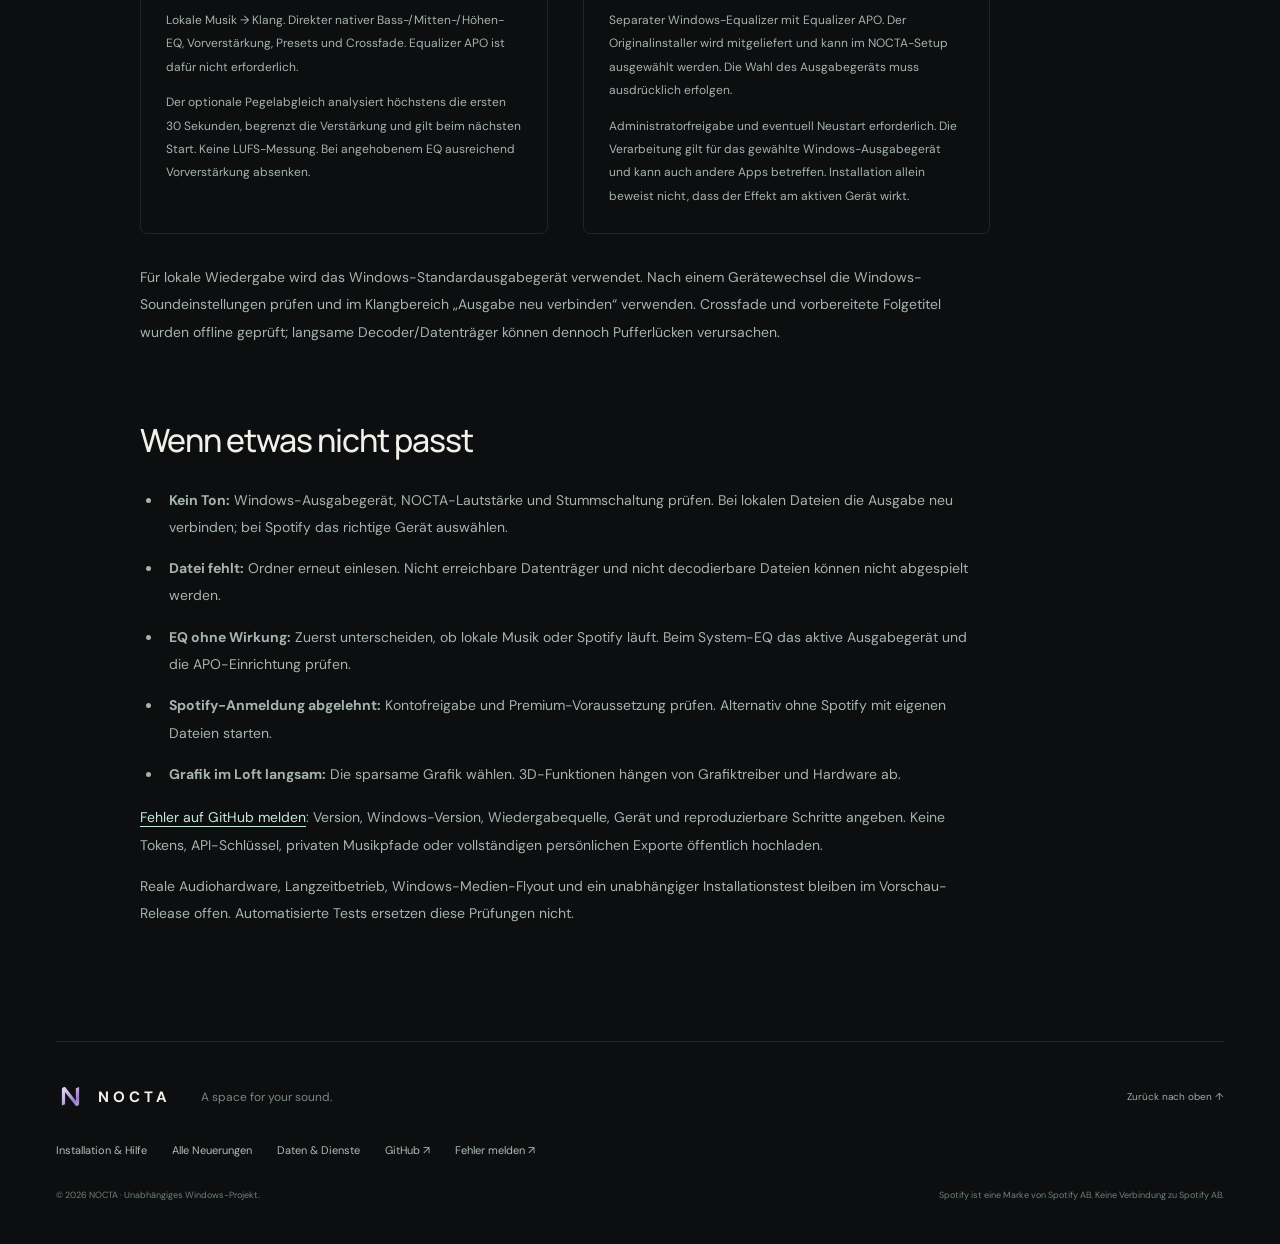
<file: docs/installieren.html>
<!doctype html><html lang="de"><head><meta charset="utf-8"><meta name="viewport" content="width=device-width,initial-scale=1"><meta name="theme-color" content="#0c0e10"><title>Installation & Hilfe — NOCTA</title><meta name="description" content="NOCTA für Windows installieren, eigene Musik hinzufügen und den passenden Equalizer einrichten."><link rel="canonical" href="https://tysoncca.github.io/nocta-downloads/installieren.html"><meta property="og:locale" content="de_DE"><meta property="og:type" content="website"><meta property="og:title" content="Installation & Hilfe — NOCTA"><meta property="og:description" content="NOCTA für Windows installieren, eigene Musik hinzufügen und den passenden Equalizer einrichten."><meta property="og:url" content="https://tysoncca.github.io/nocta-downloads/installieren.html"><meta property="og:image" content="https://tysoncca.github.io/nocta-downloads/assets/social-2.webp"><meta name="twitter:card" content="summary_large_image"><link rel="icon" href="assets/logo.svg" type="image/svg+xml"><link rel="preload" href="assets/fonts/font-5.ttf" as="font" type="font/ttf" crossorigin><link rel="stylesheet" href="styles.css?v=200"><script src="app.js?v=200" defer></script></head><body id="top"><a class="skip" href="#main">Zum Inhalt</a><header class="site-header"><nav class="wrap nav" aria-label="Hauptnavigation"><a class="brand" href="index.html" aria-label="NOCTA Startseite"><img src="assets/logo.svg" width="28" height="28" alt="">NOCTA</a><div class="navlinks"><a href="index.html#entdecken">Die App</a><a href="index.html#klang">Dein Klang</a><a href="releases.html">Neuigkeiten</a><a class="nav-cta" href="index.html#download">Download <span aria-hidden="true">↗</span></a></div></nav></header><main id="main" class="wrap article-page"><a class="back-link" href="index.html">← Zur App</a><span class="eyebrow">NOCTA / DEIN START</span><h1>Bereit für<br><span>deinen Sound.</span></h1><p class="article-lead">Installation, eigene Musik und die beiden Klangwege. Schritt für Schritt.</p><nav class="article-nav" aria-label="Hilfethemen"><a href="#installation">Installation</a><a href="#lokal">Eigene Musik</a><a href="#spotify">Spotify</a><a href="#klang">Equalizer</a><a href="#probleme">Probleme lösen</a></nav>
<section id="installation"><h2>Installation & Update</h2><ol><li>2.0.0 als <a href="https://github.com/TysonCCA/nocta-downloads/releases/download/v2.0.0/NOCTA-Setup.exe">NOCTA-Setup.exe von GitHub</a> herunterladen. Windows 10 ab Version 2004 oder Windows 11, x64 erforderlich.</li><li>Optional den Download prüfen: In PowerShell <code>Get-FileHash -Algorithm SHA256 .NOCTA-Setup.exe</code> ausführen und mit <a href="downloads/SHA256.txt">den veröffentlichten Prüfsummen</a> vergleichen.</li><li>Setup öffnen. Bei einer Neuinstallation Installationsordner wählen. Eine ältere Installation wird erkannt; gleiche oder neuere Versionen werden entsprechend angezeigt.</li><li>Microsoft WebView2 wird bei Bedarf über den originalen Microsoft-Bootstrapper eingerichtet. Die .NET-Laufzeit ist im Paket enthalten.</li><li>In NOCTA zwischen eigener Musik und Spotify wählen. Eine vorhandene App nicht während aktiver Arbeit aktualisieren.</li></ol><aside><b>Zum aktuellen Vertrauensstatus</b><p>Dieser Installer ist unsigniert. Windows kann ihn melden oder blockieren. Die Prüfsumme weist die Übereinstimmung der Datei nach, ersetzt jedoch keine Herausgebersignatur. Keine Schutzfunktionen deaktivieren. Bei einer Blockade den Fehler dokumentieren und melden.</p></aside><p>2.0.0 ist eine Vorschau. Die bisherige stabile 1.2.0 bleibt verfügbar. Vorschau und stabiler Updatekanal sind getrennt; die Vorschau wird nicht als neuester stabiler Release angeboten.</p></section>
<section class="setup-showcase"><span class="eyebrow">DER NEUE WINDOWS-INSTALLER</span><h2>Ein ruhiger Einstieg.</h2><button type="button" class="screen-zoom " data-title="Animierter NOCTA-Installer mit erkanntem Versionswechsel; simulierte Installationsvorschau" aria-label="Animierter NOCTA-Installer mit erkanntem Versionswechsel; simulierte Installationsvorschau vergrößern"><img src="assets/setup-2.webp" alt="Animierter NOCTA-Installer mit erkanntem Versionswechsel; simulierte Installationsvorschau" loading="lazy"><span class="zoom-label" aria-hidden="true">Ansicht öffnen <span aria-hidden="true">↗</span></span></button><p class="micro">Setup-Vorschau mit simuliertem Installationspfad. Animationen können im Installer abgeschaltet werden.</p></section><section id="lokal"><h2>Deine eigenen Dateien</h2><ol><li>Im Startdialog „Eigene Musik ohne Spotify hören“ wählen oder in der Navigation „Lokale Musik“ öffnen.</li><li>„Ordner hinzufügen“ anklicken und im Windows-Dialog deinen Musikordner wählen. Nur gewählte Ordner werden eingelesen.</li><li>Unter Songs suchen, Alben öffnen oder Titel für eine Session auswählen. Die Reihenfolge einer Session lässt sich vor dem Speichern ändern.</li><li>Unter Klang Bass, Mitten, Höhen und Übergänge anpassen. Die letzte lokale Wiedergabe kann ausdrücklich wiederaufgenommen werden.</li></ol><p>Nach Änderungen an deinen Dateien den Ordner erneut einlesen. Ein Live-Dateisystem-Watcher ist nicht enthalten. Entfernen löscht nur den NOCTA-Indexeintrag, keine Musikdateien. Metadaten werden gelesen, nicht bearbeitet.</p><p>Maximal 50.000 Dateien im Index, 500 Albumkarten und 500 Titel pro bearbeitbarer Session. WAV-Dateien wurden nativ geprüft; weitere Formate hängen teilweise von den verfügbaren Windows-Codecs ab.</p><p>Session-Dateien enthalten Fingerprints statt Musikdateien oder Musikpfaden. Beim Import werden passende bereits eingelesene Dateien zugeordnet; fehlende Titel werden ausgewiesen. Die Fingerprints kombinieren Dateigröße und Dateianfang/-ende.</p></section>
<section id="spotify"><h2>Mit Spotify verbinden</h2><p>Du verwendest deinen eigenen Spotify-Account. Der integrierte Spotify-Player benötigt Premium. Im Entwicklungsmodus kann eine Freischaltung durch den Entwickler erforderlich sein. Lokale Musik ist davon unabhängig.</p><p>Spotify-Anmeldung, Wiedergabegerät und Netzwerkzugang müssen verfügbar sein. Inhalte, Songtexte und Suchtreffer hängen von den jeweiligen Diensten ab. NOCTA ist kein offizielles Spotify-Produkt.</p><p>Bei aktiver Fortsetzung werden nach Möglichkeit passende Künstler-/Genre-Treffer ergänzt. „Aufhören“ pausiert und sperrt die automatische Fortsetzung, bis du bewusst neu startest. Bereits an Spotify gesendete Requests lassen sich nicht rückwirkend zurückholen.</p></section>
<section id="klang"><h2>Zwei Quellen. Zwei Klangwege.</h2><div class="help-columns"><article><h3>Lokale Musik</h3><p>Lokale Musik → Klang. Direkter nativer Bass-/Mitten-/Höhen-EQ, Vorverstärkung, Presets und Crossfade. Equalizer APO ist dafür nicht erforderlich.</p><p>Der optionale Pegelabgleich analysiert höchstens die ersten 30 Sekunden, begrenzt die Verstärkung und gilt beim nächsten Start. Keine LUFS-Messung. Bei angehobenem EQ ausreichend Vorverstärkung absenken.</p></article><article><h3>Spotify / Systemausgabe</h3><p>Separater Windows-Equalizer mit Equalizer APO. Der Originalinstaller wird mitgeliefert und kann im NOCTA-Setup ausgewählt werden. Die Wahl des Ausgabegeräts muss ausdrücklich erfolgen.</p><p>Administratorfreigabe und eventuell Neustart erforderlich. Die Verarbeitung gilt für das gewählte Windows-Ausgabegerät und kann auch andere Apps betreffen. Installation allein beweist nicht, dass der Effekt am aktiven Gerät wirkt.</p></article></div><p>Für lokale Wiedergabe wird das Windows-Standardausgabegerät verwendet. Nach einem Gerätewechsel die Windows-Soundeinstellungen prüfen und im Klangbereich „Ausgabe neu verbinden“ verwenden. Crossfade und vorbereitete Folgetitel wurden offline geprüft; langsame Decoder/Datenträger können dennoch Pufferlücken verursachen.</p></section>
<section id="probleme"><h2>Wenn etwas nicht passt</h2><ul><li><b>Kein Ton:</b> Windows-Ausgabegerät, NOCTA-Lautstärke und Stummschaltung prüfen. Bei lokalen Dateien die Ausgabe neu verbinden; bei Spotify das richtige Gerät auswählen.</li><li><b>Datei fehlt:</b> Ordner erneut einlesen. Nicht erreichbare Datenträger und nicht decodierbare Dateien können nicht abgespielt werden.</li><li><b>EQ ohne Wirkung:</b> Zuerst unterscheiden, ob lokale Musik oder Spotify läuft. Beim System-EQ das aktive Ausgabegerät und die APO-Einrichtung prüfen.</li><li><b>Spotify-Anmeldung abgelehnt:</b> Kontofreigabe und Premium-Voraussetzung prüfen. Alternativ ohne Spotify mit eigenen Dateien starten.</li><li><b>Grafik im Loft langsam:</b> Die sparsame Grafik wählen. 3D-Funktionen hängen von Grafiktreiber und Hardware ab.</li></ul><p><a href="https://github.com/TysonCCA/nocta-downloads/issues">Fehler auf GitHub melden</a>: Version, Windows-Version, Wiedergabequelle, Gerät und reproduzierbare Schritte angeben. Keine Tokens, API-Schlüssel, privaten Musikpfade oder vollständigen persönlichen Exporte öffentlich hochladen.</p><p>Reale Audiohardware, Langzeitbetrieb, Windows-Medien-Flyout und ein unabhängiger Installationstest bleiben im Vorschau-Release offen. Automatisierte Tests ersetzen diese Prüfungen nicht.</p></section></main><footer class="wrap"><div class="footer-top"><a class="brand" href="index.html" aria-label="NOCTA Startseite"><img src="assets/logo.svg" width="28" height="28" alt="">NOCTA</a><p>A space for your sound.</p><a href="#top">Zurück nach oben ↑</a></div><div class="footer-links"><a href="installieren.html">Installation & Hilfe</a><a href="releases.html">Alle Neuerungen</a><a href="datenschutz.html">Daten & Dienste</a><a href="https://github.com/TysonCCA/nocta-downloads" target="_blank" rel="noopener">GitHub <span aria-hidden="true">↗</span></a><a href="https://github.com/TysonCCA/nocta-downloads/issues" target="_blank" rel="noopener">Fehler melden <span aria-hidden="true">↗</span></a></div><div class="footer-bottom"><span>© 2026 NOCTA · Unabhängiges Windows-Projekt.</span><span>Spotify ist eine Marke von Spotify AB. Keine Verbindung zu Spotify AB.</span></div></footer><dialog id="image-dialog" aria-labelledby="image-title"><div class="dialog-head"><span id="image-title">App-Vorschau</span><button type="button" aria-label="Bild schließen">×</button></div><img src="assets/home-2.webp" alt="NOCTA App-Vorschau"></dialog></body></html>
</file>
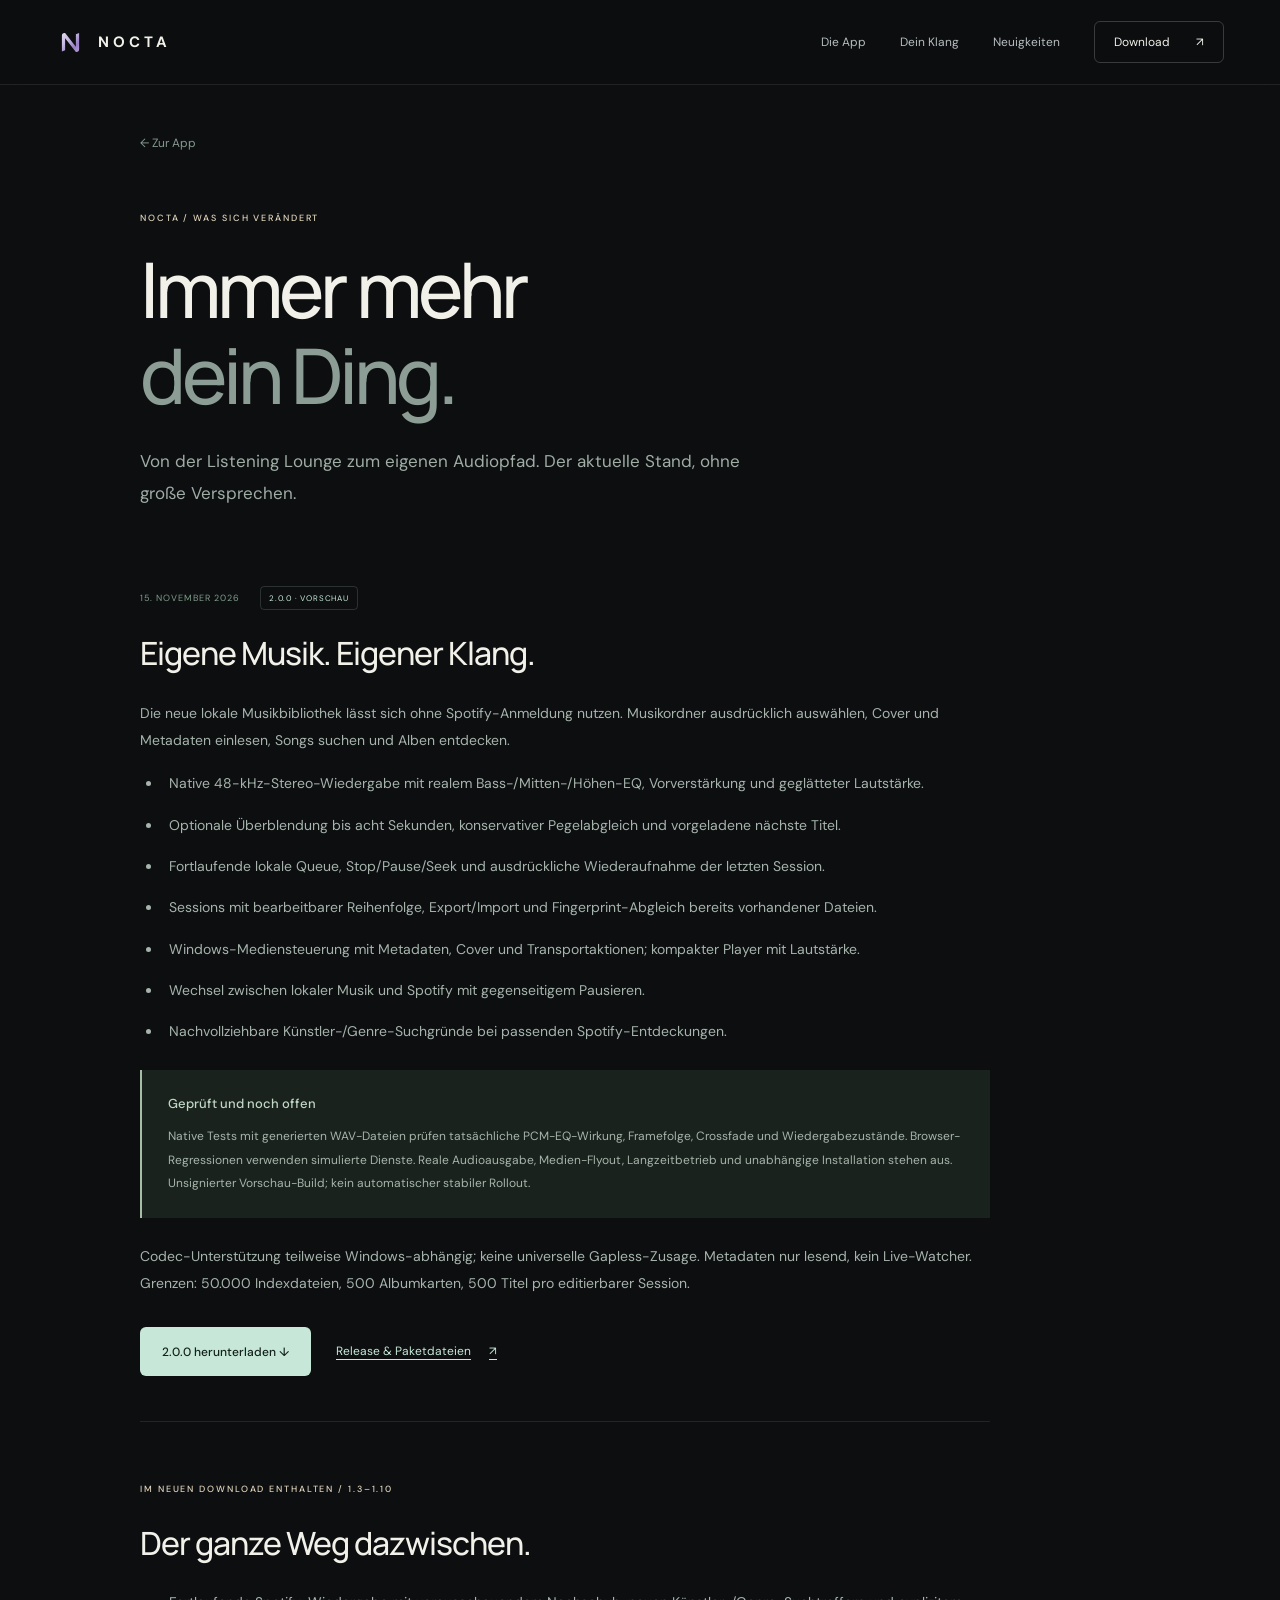
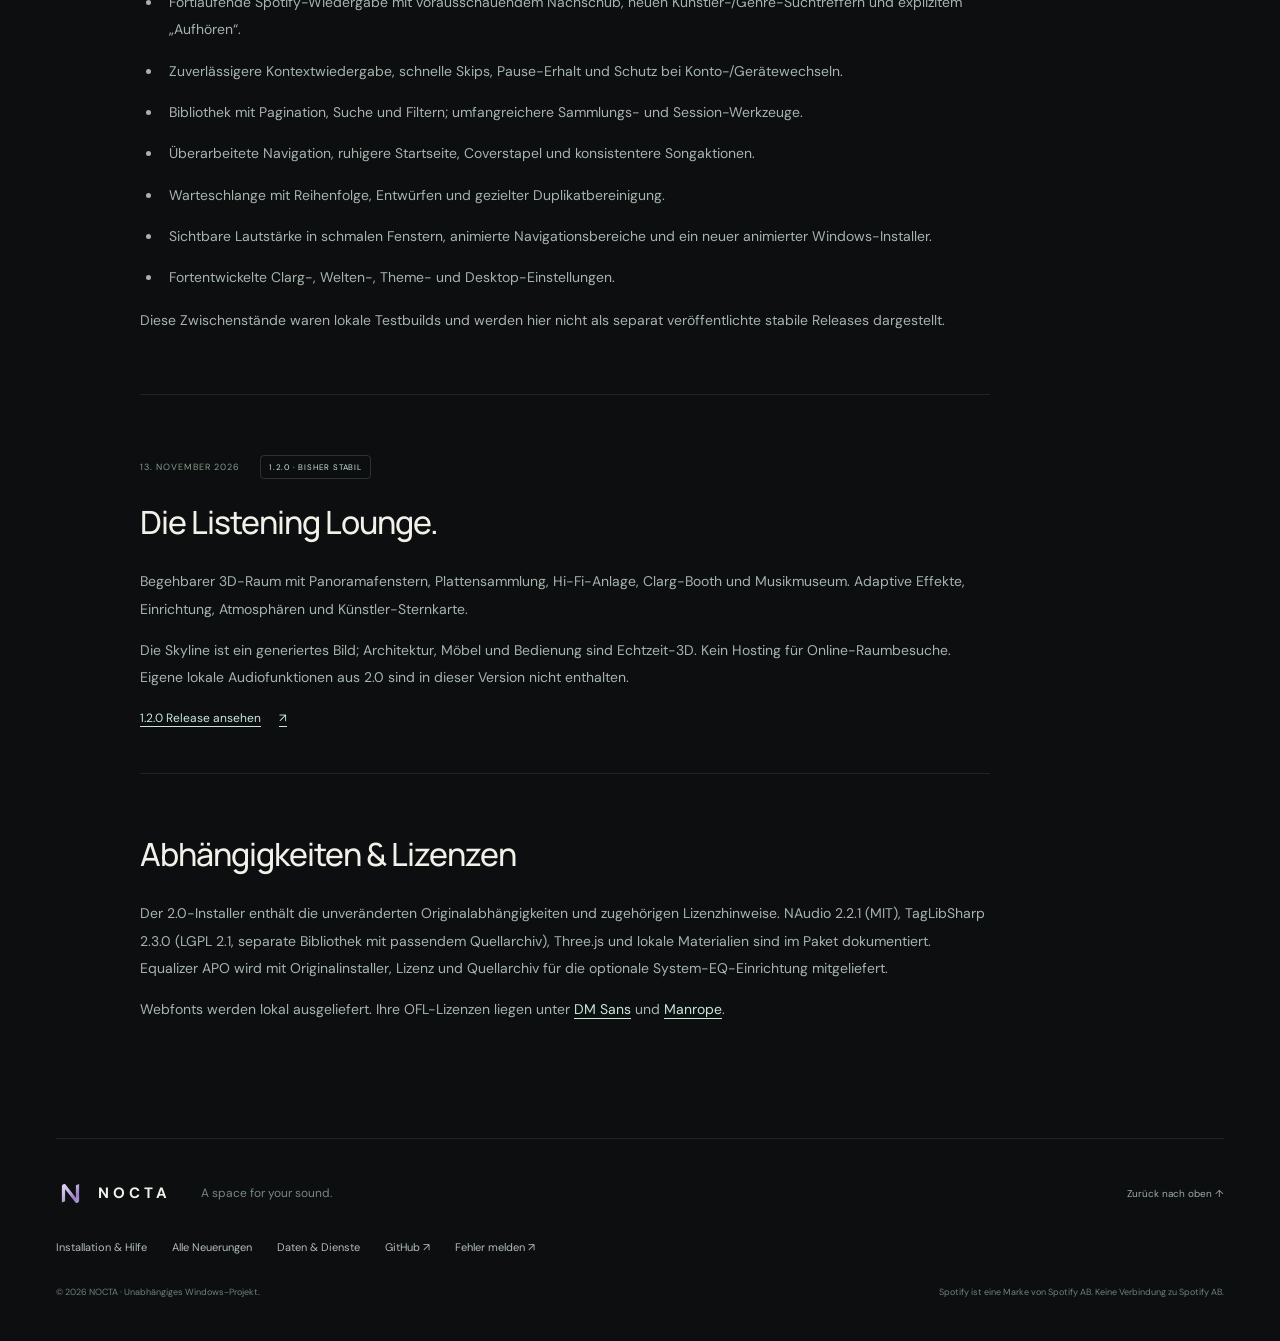
<file: docs/releases.html>
<!doctype html><html lang="de"><head><meta charset="utf-8"><meta name="viewport" content="width=device-width,initial-scale=1"><meta name="theme-color" content="#0c0e10"><title>Neuigkeiten & Releases — NOCTA</title><meta name="description" content="Alle Neuerungen in NOCTA 2.0: native lokale Musik, Equalizer, Sessions und die Verbesserungen seit 1.2."><link rel="canonical" href="https://tysoncca.github.io/nocta-downloads/releases.html"><meta property="og:locale" content="de_DE"><meta property="og:type" content="website"><meta property="og:title" content="Neuigkeiten & Releases — NOCTA"><meta property="og:description" content="Alle Neuerungen in NOCTA 2.0: native lokale Musik, Equalizer, Sessions und die Verbesserungen seit 1.2."><meta property="og:url" content="https://tysoncca.github.io/nocta-downloads/releases.html"><meta property="og:image" content="https://tysoncca.github.io/nocta-downloads/assets/social-2.webp"><meta name="twitter:card" content="summary_large_image"><link rel="icon" href="assets/logo.svg" type="image/svg+xml"><link rel="preload" href="assets/fonts/font-5.ttf" as="font" type="font/ttf" crossorigin><link rel="stylesheet" href="styles.css?v=200"><script src="app.js?v=200" defer></script></head><body id="top"><a class="skip" href="#main">Zum Inhalt</a><header class="site-header"><nav class="wrap nav" aria-label="Hauptnavigation"><a class="brand" href="index.html" aria-label="NOCTA Startseite"><img src="assets/logo.svg" width="28" height="28" alt="">NOCTA</a><div class="navlinks"><a href="index.html#entdecken">Die App</a><a href="index.html#klang">Dein Klang</a><a href="releases.html">Neuigkeiten</a><a class="nav-cta" href="index.html#download">Download <span aria-hidden="true">↗</span></a></div></nav></header><main id="main" class="wrap article-page"><a class="back-link" href="index.html">← Zur App</a><span class="eyebrow">NOCTA / WAS SICH VERÄNDERT</span><h1>Immer mehr<br><span>dein Ding.</span></h1><p class="article-lead">Von der Listening Lounge zum eigenen Audiopfad. Der aktuelle Stand, ohne große Versprechen.</p><section class="release-entry"><div class="release-label"><span>15. NOVEMBER 2026</span><span class="mini-pill">2.0.0 · VORSCHAU</span></div><h2>Eigene Musik. Eigener Klang.</h2><p>Die neue lokale Musikbibliothek lässt sich ohne Spotify-Anmeldung nutzen. Musikordner ausdrücklich auswählen, Cover und Metadaten einlesen, Songs suchen und Alben entdecken.</p><ul><li>Native 48-kHz-Stereo-Wiedergabe mit realem Bass-/Mitten-/Höhen-EQ, Vorverstärkung und geglätteter Lautstärke.</li><li>Optionale Überblendung bis acht Sekunden, konservativer Pegelabgleich und vorgeladene nächste Titel.</li><li>Fortlaufende lokale Queue, Stop/Pause/Seek und ausdrückliche Wiederaufnahme der letzten Session.</li><li>Sessions mit bearbeitbarer Reihenfolge, Export/Import und Fingerprint-Abgleich bereits vorhandener Dateien.</li><li>Windows-Mediensteuerung mit Metadaten, Cover und Transportaktionen; kompakter Player mit Lautstärke.</li><li>Wechsel zwischen lokaler Musik und Spotify mit gegenseitigem Pausieren.</li><li>Nachvollziehbare Künstler-/Genre-Suchgründe bei passenden Spotify-Entdeckungen.</li></ul><aside><b>Geprüft und noch offen</b><p>Native Tests mit generierten WAV-Dateien prüfen tatsächliche PCM-EQ-Wirkung, Framefolge, Crossfade und Wiedergabezustände. Browser-Regressionen verwenden simulierte Dienste. Reale Audioausgabe, Medien-Flyout, Langzeitbetrieb und unabhängige Installation stehen aus. Unsignierter Vorschau-Build; kein automatischer stabiler Rollout.</p></aside><p>Codec-Unterstützung teilweise Windows-abhängig; keine universelle Gapless-Zusage. Metadaten nur lesend, kein Live-Watcher. Grenzen: 50.000 Indexdateien, 500 Albumkarten, 500 Titel pro editierbarer Session.</p><div class="actions"><a class="button primary" href="https://github.com/TysonCCA/nocta-downloads/releases/download/v2.0.0/NOCTA-Setup.exe">2.0.0 herunterladen ↓</a><a class="text-link" href="https://github.com/TysonCCA/nocta-downloads/releases/tag/v2.0.0">Release & Paketdateien <span aria-hidden="true">↗</span></a></div></section><section class="release-entry"><span class="eyebrow">IM NEUEN DOWNLOAD ENTHALTEN / 1.3–1.10</span><h2>Der ganze Weg dazwischen.</h2><ul><li>Fortlaufende Spotify-Wiedergabe mit vorausschauendem Nachschub, neuen Künstler-/Genre-Suchtreffern und explizitem „Aufhören“.</li><li>Zuverlässigere Kontextwiedergabe, schnelle Skips, Pause-Erhalt und Schutz bei Konto-/Gerätewechseln.</li><li>Bibliothek mit Pagination, Suche und Filtern; umfangreichere Sammlungs- und Session-Werkzeuge.</li><li>Überarbeitete Navigation, ruhigere Startseite, Coverstapel und konsistentere Songaktionen.</li><li>Warteschlange mit Reihenfolge, Entwürfen und gezielter Duplikatbereinigung.</li><li>Sichtbare Lautstärke in schmalen Fenstern, animierte Navigationsbereiche und ein neuer animierter Windows-Installer.</li><li>Fortentwickelte Clarg-, Welten-, Theme- und Desktop-Einstellungen.</li></ul><p>Diese Zwischenstände waren lokale Testbuilds und werden hier nicht als separat veröffentlichte stabile Releases dargestellt.</p></section><section class="release-entry"><div class="release-label"><span>13. NOVEMBER 2026</span><span class="mini-pill">1.2.0 · BISHER STABIL</span></div><h2>Die Listening Lounge.</h2><p>Begehbarer 3D-Raum mit Panoramafenstern, Plattensammlung, Hi-Fi-Anlage, Clarg-Booth und Musikmuseum. Adaptive Effekte, Einrichtung, Atmosphären und Künstler-Sternkarte.</p><p>Die Skyline ist ein generiertes Bild; Architektur, Möbel und Bedienung sind Echtzeit-3D. Kein Hosting für Online-Raumbesuche. Eigene lokale Audiofunktionen aus 2.0 sind in dieser Version nicht enthalten.</p><a class="text-link" href="https://github.com/TysonCCA/nocta-downloads/releases/tag/v1.2.0">1.2.0 Release ansehen <span aria-hidden="true">↗</span></a></section><section><h2>Abhängigkeiten & Lizenzen</h2><p>Der 2.0-Installer enthält die unveränderten Originalabhängigkeiten und zugehörigen Lizenzhinweise. NAudio 2.2.1 (MIT), TagLibSharp 2.3.0 (LGPL 2.1, separate Bibliothek mit passendem Quellarchiv), Three.js und lokale Materialien sind im Paket dokumentiert. Equalizer APO wird mit Originalinstaller, Lizenz und Quellarchiv für die optionale System-EQ-Einrichtung mitgeliefert.</p><p>Webfonts werden lokal ausgeliefert. Ihre OFL-Lizenzen liegen unter <a href="assets/fonts/dmsans-OFL.txt">DM Sans</a> und <a href="assets/fonts/manrope-OFL.txt">Manrope</a>.</p></section></main><footer class="wrap"><div class="footer-top"><a class="brand" href="index.html" aria-label="NOCTA Startseite"><img src="assets/logo.svg" width="28" height="28" alt="">NOCTA</a><p>A space for your sound.</p><a href="#top">Zurück nach oben ↑</a></div><div class="footer-links"><a href="installieren.html">Installation & Hilfe</a><a href="releases.html">Alle Neuerungen</a><a href="datenschutz.html">Daten & Dienste</a><a href="https://github.com/TysonCCA/nocta-downloads" target="_blank" rel="noopener">GitHub <span aria-hidden="true">↗</span></a><a href="https://github.com/TysonCCA/nocta-downloads/issues" target="_blank" rel="noopener">Fehler melden <span aria-hidden="true">↗</span></a></div><div class="footer-bottom"><span>© 2026 NOCTA · Unabhängiges Windows-Projekt.</span><span>Spotify ist eine Marke von Spotify AB. Keine Verbindung zu Spotify AB.</span></div></footer><dialog id="image-dialog" aria-labelledby="image-title"><div class="dialog-head"><span id="image-title">App-Vorschau</span><button type="button" aria-label="Bild schließen">×</button></div><img src="assets/home-2.webp" alt="NOCTA App-Vorschau"></dialog></body></html>
</file>
<file: docs/styles.css>
@font-face{font-family:DM;src:url('assets/fonts/font-0.ttf') format('truetype');font-weight:400;font-display:swap}
@font-face{font-family:DM;src:url('assets/fonts/font-1.ttf') format('truetype');font-weight:500;font-display:swap}
@font-face{font-family:DM;src:url('assets/fonts/font-3.ttf') format('truetype');font-weight:700;font-display:swap}
@font-face{font-family:Manrope;src:url('assets/fonts/font-5.ttf') format('truetype');font-weight:500;font-display:swap}
@font-face{font-family:Manrope;src:url('assets/fonts/font-7.ttf') format('truetype');font-weight:700;font-display:swap}
:root{font-family:DM,Arial,sans-serif;font-size:16px;color-scheme:dark;--bg:#0c0e10;--panel:#141719;--ink:#f1f0e9;--muted:#9da5a8;--line:#ffffff17;--mint:#c7e8d8;--sand:#e1d4bb;--ease:cubic-bezier(.2,.8,.2,1)}
*{box-sizing:border-box}html{scroll-behavior:smooth;scroll-padding-top:108px}body{margin:0;background:var(--bg);color:var(--ink);-webkit-font-smoothing:antialiased}h1,h2,h3,p{margin-top:0}h1,h2,h3{font-family:Manrope,Arial,sans-serif;font-weight:500}a{color:inherit;text-decoration:none}button,input{font:inherit}button{color:inherit;cursor:pointer}a,button,summary,input{-webkit-tap-highlight-color:transparent;touch-action:manipulation}button{border:0}img{display:block;max-width:100%;height:auto}button:focus-visible,a:focus-visible,summary:focus-visible,input:focus-visible{outline:2px solid var(--mint);outline-offset:5px}::selection{background:var(--mint);color:#0c0e10}.wrap{width:min(1360px,calc(100% - 112px));margin-inline:auto}.sr-only{position:absolute;width:1px;height:1px;padding:0;margin:-1px;overflow:hidden;clip:rect(0,0,0,0);white-space:nowrap;border:0}.skip{position:fixed;top:8px;left:8px;padding:12px;background:var(--mint);color:var(--bg);z-index:100;transform:translateY(-180%)}.skip:focus{transform:none}.site-header{position:sticky;top:0;z-index:40;background:#0c0e10e8;backdrop-filter:blur(20px);border-bottom:1px solid var(--line)}.nav{height:84px;display:flex;align-items:center;justify-content:space-between;gap:25px}.brand{display:inline-flex;align-items:center;gap:13px;letter-spacing:4px;font-weight:700;font-size:15px}.brand img{width:29px;height:29px}.navlinks{display:flex;align-items:center;gap:34px;color:#b7bdbf;font-size:12px}.navlinks>a:hover,.text-link:hover{color:var(--mint)}.nav-cta{display:flex;align-items:center;gap:26px;padding:12px 19px;border:1px solid #ffffff30;border-radius:6px;color:var(--ink)}.hero{display:grid;grid-template-columns:1.04fr 1fr;gap:10px;align-items:center;padding-top:62px;padding-bottom:54px;min-height:640px}.release-pill{display:inline-flex;align-items:center;gap:11px;border:1px solid var(--line);border-radius:99px;padding:8px 11px 8px 14px;font-size:9px;letter-spacing:1.5px;color:#c4cbcc;margin-bottom:35px}.status-dot,.live-dot{width:5px;height:5px;border-radius:50%;background:var(--mint);box-shadow:0 0 10px #c7e8d850}.pill-tag{font-size:8px;letter-spacing:1px;background:#c7e8d810;padding:5px 8px;border-radius:99px;color:var(--mint)}.hero h1{font-size:clamp(60px,6.8vw,106px);line-height:1.08;letter-spacing:-6px;margin:0 0 29px}.hero h1>span{color:#899795}.hero-lead{max-width:420px;color:#aab2b3;font-size:16px;line-height:1.85;margin-bottom:32px}.actions{display:flex;align-items:center;gap:25px;flex-wrap:wrap}.button{display:inline-flex;justify-content:center;align-items:center;gap:25px;min-height:49px;padding:15px 22px;border-radius:6px;font-size:12px;font-weight:500;transition:background .25s,transform .3s var(--ease)}.button:hover{transform:translateY(-2px)}.button.primary{background:var(--mint);color:#14221c}.button.primary:hover{background:#e0f6eb}.button.secondary{border:1px solid #ffffff28;background:#ffffff04}.text-link{display:inline-flex;align-items:center;gap:18px;font-size:12px;line-height:1.6;transition:color .2s}.micro{font-size:11px!important;line-height:1.8!important;color:var(--muted)!important}.hero-copy>.micro{margin:22px 0 0}.hero-art{position:relative;aspect-ratio:1;min-width:0;isolation:isolate}.art-grid{position:absolute;inset:6%;background:linear-gradient(#ffffff04 1px,transparent 1px),linear-gradient(90deg,#ffffff04 1px,transparent 1px);background-size:58px 58px;mask-image:radial-gradient(ellipse,#000,transparent 68%)}.orbit-halo{position:absolute;inset:14%;border-radius:50%;background:radial-gradient(ellipse,#9bc4bb17,transparent 68%);filter:blur(30px)}.orbit{width:100%;height:100%;filter:drop-shadow(0 18px 22px #0008);overflow:visible}.orbit-core{transform-origin:300px 300px;animation:orbit-turn 28s linear infinite}.orbit-core ellipse{fill:none;stroke:url(#chrome);stroke-width:19px}.orbit-core ellipse:nth-child(2){stroke-width:17px}.orbit-core ellipse:nth-child(3){stroke-width:11px;opacity:.85}.orbit-fine{fill:none;stroke:url(#fine);stroke-width:.6;opacity:.22}.art-caption{position:absolute;top:10px;left:50%;transform:translateX(-50%);font-size:8px;letter-spacing:3px;white-space:nowrap;color:#7e8e8b}.floating-label{position:absolute;bottom:4%;left:14%;right:7%;display:flex;align-items:center;gap:18px;border:1px solid #ffffff18;background:linear-gradient(120deg,#1e2929df,#161b20ec);backdrop-filter:blur(12px);padding:19px 22px;border-radius:10px;box-shadow:0 25px 50px #0004;animation:float 7s ease-in-out infinite}.floating-label b{font-size:13px;font-weight:500}.floating-label div>span{display:block;font-size:7px;letter-spacing:1.8px;margin-top:7px;color:#92a29f}.floating-label .live-dot{margin-left:auto}.eq-bars{display:flex;align-items:center;gap:3px;height:25px;width:29px}.eq-bars i{width:3px;height:21px;border-radius:3px;background:var(--mint);animation:levels 1.6s ease-in-out infinite alternate}.eq-bars i:nth-child(2){height:12px;animation-delay:-.8s}.eq-bars i:nth-child(3){height:26px;animation-delay:-.4s}.eq-bars i:nth-child(4){height:17px;animation-delay:-1.1s}.eyebrow{font-size:9px;letter-spacing:1.9px;font-weight:500;color:var(--sand);display:block;line-height:1.7}.product-preview{padding-top:20px}.preview-head{display:flex;align-items:end;justify-content:space-between;gap:25px;margin-bottom:24px}.preview-head h2{font-size:23px;letter-spacing:-.8px;margin:8px 0 0}.preview-tabs{display:flex;gap:4px;padding:5px;border:1px solid var(--line);border-radius:7px}.preview-tabs button{font-size:11px;white-space:nowrap;padding:10px 15px;border-radius:4px;color:#939e9f;background:none}.preview-tabs button[aria-selected=true]{background:#ffffff0d;color:var(--ink)}.app-frame{border:1px solid #ffffff25;border-radius:11px;background:#111416;padding:6px;box-shadow:0 35px 100px #0005;overflow:hidden}.frame-top{height:33px;display:flex;align-items:center;justify-content:space-between;padding:0 10px 6px;font-size:7px;letter-spacing:1.5px;color:#82908f}.frame-top>span:first-child{display:flex;gap:5px}.frame-top i{width:5px;height:5px;border-radius:50%;background:#ffffff22}.frame-top>span:last-child{color:#657471}.screen-zoom{display:block;position:relative;padding:0;background:#101112;overflow:hidden;border-radius:5px;width:100%;text-align:left}.screen-zoom img{width:100%;transition:filter .35s}.screen-zoom:hover img{filter:brightness(1.06)}.zoom-label{position:absolute;right:15px;bottom:14px;display:flex;align-items:center;gap:20px;background:#111719e8;color:#d6e4df;border:1px solid #ffffff1c;border-radius:5px;padding:10px 14px;font-size:10px;opacity:0;transform:translateY(5px);transition:.25s}.screen-zoom:hover .zoom-label,.screen-zoom:focus-visible .zoom-label{opacity:1;transform:none}.hero-frame img{aspect-ratio:1440/900;object-fit:contain}.caption{display:flex;justify-content:space-between;gap:25px;padding-top:18px;color:#737e80;font-size:10px;line-height:1.7}.section{padding-block:115px}.section-heading{display:grid;grid-template-columns:1.2fr .8fr;gap:100px;align-items:end;margin-bottom:45px}.section-heading h2,.sound-copy h2,.download-copy h2,.faq h2{font-size:clamp(35px,3.8vw,56px);letter-spacing:-2.4px;line-height:1.18;margin:18px 0 0}.section-heading h2 span,.sound-copy h2 span,.download-copy h2 span,.faq h2 span{color:#8e9b98}.section-heading>p{color:var(--muted);font-size:14px;line-height:1.9;margin-bottom:4px}.native-grid{display:grid;grid-template-columns:repeat(3,1fr);gap:18px}.feature-card{border:1px solid var(--line);background:linear-gradient(145deg,#171b1c,#111416);padding:30px;border-radius:10px;position:relative;overflow:hidden;min-width:0}.card-index{font-size:8px;letter-spacing:1.5px;color:#788c87}.feature-card h3{font-size:25px;line-height:1.3;letter-spacing:-1px;margin:39px 0 18px}.feature-card p{color:var(--muted);font-size:13px;line-height:1.9;margin-bottom:24px}.feature-card .text-link{font-size:11px;color:var(--mint)}.feature-chips{display:flex;gap:8px;flex-wrap:wrap;padding-top:15px}.feature-chips span{font-size:9px;border:1px solid #ffffff16;border-radius:4px;padding:7px 9px;color:#b1beb9}.session-card{background:linear-gradient(140deg,#22262a,#15191b)}.session-sketch{margin-top:22px;display:grid;gap:4px}.session-sketch>span{display:flex;align-items:center;gap:15px;background:#ffffff04;border:1px solid #ffffff06;padding:11px;border-radius:4px;font-size:11px;color:#c0cac6}.session-sketch i{font-size:8px;color:#778a84;font-style:normal}.session-sketch b{font-size:11px;margin-left:auto;color:#72847f;font-weight:400}.sound-section{border-block:1px solid var(--line);background:radial-gradient(ellipse at 25% 0,#9fc8b50a,transparent 60%),#101416;padding-block:100px}.sound-layout{display:grid;grid-template-columns:1fr 1.12fr;gap:100px;align-items:center}.sound-copy h2{margin-bottom:27px}.sound-copy>p{font-size:14px;line-height:1.9;color:var(--muted);max-width:420px}.sound-copy .text-link{margin-top:10px;color:var(--mint)}.sound-facts{display:flex;gap:45px;border-block:1px solid var(--line);padding-block:23px;margin-block:30px}.sound-facts b{display:block;font-size:15px;font-weight:500}.sound-facts span{display:block;font-size:10px;color:var(--muted);margin-top:9px}.sound-demo{border:1px solid #ffffff20;border-radius:12px;background:linear-gradient(140deg,#1c2425,#15191d);padding:28px;box-shadow:0 25px 60px #0003;min-width:0}.demo-heading{display:flex;justify-content:space-between;align-items:center;font-size:8px;letter-spacing:1.5px;color:#aabbb5;gap:15px}.mini-pill{display:inline-block;border:1px solid #c7e8d82a;border-radius:4px;padding:6px 8px;color:var(--mint);font-size:8px;letter-spacing:.8px;white-space:nowrap}.eq-curve{display:block;width:100%;margin-block:12px 20px}.curve-grid{fill:none;stroke:#ffffff0a;stroke-width:1}.demo-presets{display:flex;gap:7px;margin-bottom:28px;flex-wrap:wrap}.demo-presets button{font-size:10px;padding:9px 14px;border:1px solid var(--line);background:transparent;color:#9cacaa;border-radius:5px}.demo-presets button[aria-pressed=true]{background:#c7e8d812;border-color:#c7e8d83a;color:var(--mint)}.eq-controls{display:grid;gap:23px}.eq-controls label>span{display:flex;justify-content:space-between;font-size:11px;margin-bottom:12px}.eq-controls output{color:#a7c6b8;font-variant-numeric:tabular-nums}.eq-controls input{width:100%;margin:0;accent-color:var(--mint);cursor:pointer;height:16px}.demo-note{font-size:9px;line-height:1.8;color:#7d908a;margin:24px 0 0}.tour{border:1px solid var(--line);border-radius:10px;overflow:hidden;background:#121617}.tour-tabs{display:flex;gap:0;border-bottom:1px solid var(--line);padding:10px 15px;overflow-x:auto;scrollbar-width:thin}.tour-tabs button{flex:1;display:flex;align-items:center;gap:12px;justify-content:center;padding:16px 15px;background:none;border-radius:5px;color:#8b9996;font-size:11px;white-space:nowrap}.tour-tabs button>span{font-size:8px;color:#5d726a}.tour-tabs button[aria-selected=true]{background:#ffffff08;color:var(--ink)}.tour-tabs button[aria-selected=true]>span{color:var(--mint)}.tour-panel{display:grid;grid-template-columns:.65fr 1.35fr;gap:30px;padding:35px 0 35px 35px;align-items:center;min-height:400px}.tour-copy{padding-right:10px}.tour-copy h3{font-size:29px;line-height:1.25;letter-spacing:-1px;margin:15px 0 20px}.tour-copy>p{font-size:13px;color:var(--muted);line-height:1.9}.tour-copy ul{list-style:none;padding:0;display:grid;gap:12px;font-size:11px;color:#c4d3cd;margin:23px 0}.tour-copy li::before{content:'↗';color:#7e9d8d;margin-right:12px}.tour-copy .micro{font-size:9px!important;color:#74837d!important}.tour-screen{border-radius:7px 0 0 7px;border:1px solid #ffffff17;border-right:0;box-shadow:-10px 15px 30px #0003}.tour-screen img{aspect-ratio:1440/900;object-fit:contain}.details-grid{display:grid;grid-template-columns:repeat(3,1fr);gap:35px;margin-top:44px}.detail{border-top:1px solid var(--line);padding-top:27px}.feature-symbol{font-size:25px;color:var(--mint)}.detail h3{font-size:17px;letter-spacing:-.4px;margin:23px 0 14px}.detail p{font-size:12px;line-height:1.9;color:var(--muted);margin:0;max-width:340px}.release-section{border-top:1px solid var(--line);padding-block:45px 85px;display:flex;align-items:center;justify-content:space-between;gap:60px}.release-section>div{max-width:650px}.release-section h2{font-size:32px;letter-spacing:-1px;margin:14px 0 17px}.release-section p{font-size:13px;color:var(--muted);line-height:1.9;margin:0}.release-section>.button{flex-shrink:0}.download-section{background:radial-gradient(ellipse at 20% 0,#273f323b,transparent 70%),#121918;border-block:1px solid #c7e8d81c}.download-layout{display:grid;grid-template-columns:1fr .92fr;gap:110px;align-items:center}.download-copy>p{max-width:370px;margin:25px 0 30px;font-size:14px;line-height:1.9;color:var(--muted)}.install-steps{list-style:none;padding:0;display:grid;gap:24px;margin:34px 0}.install-steps>li{display:flex;gap:22px;align-items:start}.install-steps>li>span{font-size:9px;color:#77978a;padding-top:3px}.install-steps b{font-size:13px;font-weight:500}.install-steps p{font-size:11px;color:var(--muted);margin:8px 0 0;line-height:1.7}.download-copy>.text-link{color:var(--mint)}.download-card{border:1px solid #c7e8d82a;border-radius:12px;background:#1a2321;padding:32px;box-shadow:0 30px 70px #0003;min-width:0}.download-top{display:flex;justify-content:space-between;align-items:center;gap:10px}.download-top .brand{font-size:12px;letter-spacing:3px}.download-card dl{margin:25px 0}.download-card dl>div{display:flex;justify-content:space-between;gap:20px;font-size:11px;padding:14px 0;border-bottom:1px solid #ffffff0c}.download-card dt{color:#8faaa0}.download-card dd{margin:0;text-align:right}.download-button{width:100%;justify-content:space-between;gap:14px}.download-feedback{margin:12px 0 22px;text-align:center;font-size:10px!important}.preview-warning{border-left:2px solid #d8c6a2;padding-left:14px;margin:23px 0}.preview-warning b{font-weight:500;font-size:11px;color:#d8cbb3}.preview-warning p{font-size:10px;line-height:1.9;color:#a4b2ab;margin:8px 0 0}.checksum{background:#0002;border:1px solid #ffffff0b;border-radius:5px;padding:13px;margin-top:23px}.checksum>div{display:flex;justify-content:space-between;align-items:center;gap:10px}.checksum>div>span{font-size:7px;letter-spacing:1.3px;color:#718e80}.checksum button{font-size:9px;padding:5px 7px;border-radius:3px;background:#ffffff0b;color:#c3d8cd}.checksum code{display:block;overflow-wrap:anywhere;font-size:9px;line-height:1.8;color:#a3baaf;margin-top:9px}.download-links{display:flex;gap:23px;font-size:10px;color:#bfd4c9;margin-top:19px;flex-wrap:wrap}.stable-link{display:block;border-top:1px solid #ffffff12;margin-top:25px;padding-top:20px;font-size:10px;color:#c1cfc8;line-height:1.8}.stable-note{font-size:9px!important;margin:10px 0 0}.faq{display:grid;grid-template-columns:.7fr 1.3fr;gap:120px}.faq>div>p{color:var(--muted);font-size:13px;line-height:1.9;margin:25px 0}.faq>.text-link{font-size:11px}details{border-bottom:1px solid var(--line)}summary{list-style:none;position:relative;padding:23px 35px 23px 0;cursor:pointer;font-size:13px;line-height:1.6}summary::-webkit-details-marker{display:none}summary::after{content:'+';position:absolute;right:2px;top:23px;color:#8eaba0;font-size:18px;line-height:1}details[open] summary::after{content:'−'}details p{font-size:12px;line-height:1.95;color:var(--muted);margin:0 28px 25px 0}footer{border-top:1px solid var(--line);padding-block:40px}.footer-top{display:flex;align-items:center;gap:30px}.footer-top p{margin:0;color:#76877f;font-size:12px}.footer-top>a:last-child{margin-left:auto;font-size:10px;color:#9aada3}.footer-links{display:flex;gap:25px;flex-wrap:wrap;font-size:11px;color:#b0bdb5;margin-top:32px}.footer-links a:hover{color:var(--mint)}.footer-bottom{display:flex;justify-content:space-between;gap:35px;font-size:9px;line-height:1.9;color:#6e8277;margin-top:30px}#image-dialog{width:min(1460px,96vw);max-height:95dvh;padding:16px;border:1px solid #ffffff30;border-radius:10px;background:#121718;color:var(--ink);overflow:auto}#image-dialog::backdrop{background:#050909ed;backdrop-filter:blur(12px)}.dialog-head{display:flex;align-items:center;justify-content:space-between;gap:20px;padding-bottom:14px;font-size:11px}.dialog-head button{background:#ffffff08;border:1px solid var(--line);border-radius:50%;width:34px;height:34px;font-size:21px}.dialog-head>span{line-height:1.7}#image-dialog img{width:100%;max-height:82dvh;object-fit:contain}.reveal{opacity:1}.motion .reveal{opacity:0;transform:translateY(20px);transition:opacity .75s var(--ease),transform .75s var(--ease)}.motion .reveal.in{opacity:1;transform:none}.article-page{max-width:1000px;padding-block:50px 100px}.back-link{display:block;color:#849a8e;font-size:12px;margin-bottom:60px}.article-page h1{font-size:clamp(45px,6vw,83px);letter-spacing:-4px;line-height:1.12;margin:20px 0 28px}.article-page h1 span{color:#8b9d94}.article-lead{font-size:17px;color:#9fada5;line-height:1.85;max-width:640px}.article-nav{display:flex;gap:20px;flex-wrap:wrap;border-block:1px solid var(--line);padding-block:20px;margin-top:40px;font-size:12px;color:var(--mint)}.article-page>section{padding-top:60px;max-width:850px}.article-page h2{font-size:32px;letter-spacing:-1px;margin-bottom:25px;line-height:1.3}.article-page h3{font-size:20px;letter-spacing:-.5px;line-height:1.3}.article-page section p,.article-page li{font-size:14px;color:#a6b4ac;line-height:1.95}.article-page li{padding-left:7px;margin-bottom:14px}.article-page ol,.article-page ul{padding-left:22px}.article-page section a:not(.button){color:var(--mint);text-decoration:underline;text-underline-offset:4px}.article-page code{font-size:12px;overflow-wrap:anywhere;color:#d4e4db}.article-page aside{border-left:2px solid #a5bda8;background:#19221c;padding:22px 26px;margin-block:25px}.article-page aside b{font-size:13px;font-weight:500;color:#c2d8c7}.article-page aside p{font-size:12px;margin:12px 0 0}.help-columns{display:grid;grid-template-columns:1fr 1fr;gap:35px;margin-block:30px}.help-columns>article{border:1px solid var(--line);border-radius:7px;padding:25px}.help-columns p{font-size:12px!important}.help-columns p:last-child{margin-bottom:0}.release-label{display:flex;gap:20px;align-items:center;color:#819e8b;font-size:9px;letter-spacing:1px;margin-bottom:23px}.release-entry{border-bottom:1px solid var(--line);padding-bottom:45px}.release-entry>.eyebrow{margin-bottom:25px}.release-entry .actions{margin-top:30px}
@keyframes orbit-turn{from{transform:rotate(0)}to{transform:rotate(360deg)}}@keyframes levels{from{transform:scaleY(.4)}to{transform:scaleY(1)}}@keyframes float{50%{transform:translateY(-9px)}}
@media(min-width:1800px){.hero{min-height:730px}.hero h1{font-size:112px}.hero-art{max-width:600px;margin-left:auto}.hero-lead{font-size:18px}.section{padding-block:130px}}
@media(max-width:1150px){.wrap{width:calc(100% - 64px)}.hero h1{font-size:76px;letter-spacing:-4.5px}.hero{min-height:580px}.hero-lead{font-size:14px;max-width:350px}.hero .actions{gap:19px}.hero .text-link{font-size:11px}.hero-art{margin-right:-20px}.floating-label{left:5%;right:5%;padding:16px}.art-caption{top:20px;font-size:7px}.preview-head h2{font-size:21px}.section-heading{gap:50px}.feature-card{padding:24px}.feature-card h3{font-size:22px}.sound-layout{gap:50px}.download-layout{gap:60px}.faq{gap:70px}.tour-panel{grid-template-columns:.8fr 1.2fr;padding-left:25px;gap:20px}.tour-copy h3{font-size:25px}.tour-tabs button{padding:14px 12px;font-size:10px}.tour-tabs button>span{display:none}.sound-demo{padding:23px}.release-section{gap:35px}}
@media(max-width:800px){html{scroll-padding-top:90px}.wrap{width:calc(100% - 40px)}.nav{height:70px}.navlinks{gap:20px}.navlinks>a:not(.nav-cta){display:none}.nav-cta{padding:10px 15px;font-size:11px}.brand{font-size:13px;letter-spacing:3px}.brand img{width:25px;height:25px}.hero{grid-template-columns:1fr;padding-top:40px;padding-bottom:20px;gap:10px;min-height:0}.release-pill{margin-bottom:28px;font-size:8px;letter-spacing:1px}.hero h1{font-size:clamp(59px,11.5vw,90px);letter-spacing:-3.7px;line-height:1.09;margin-bottom:25px}.hero-lead{max-width:500px;font-size:15px;margin-bottom:25px}.hero .actions{gap:22px}.hero-art{width:82%;max-width:440px;margin:-10px auto 0;aspect-ratio:1.1}.art-caption{top:10px;font-size:6px;letter-spacing:2px}.orbit{height:100%}.floating-label{bottom:0;left:8%;right:5%;padding:15px 18px;gap:13px}.floating-label b{font-size:12px}.floating-label div>span{font-size:6px}.hero-copy>.micro{font-size:10px!important;margin-top:18px}.preview-head{display:block;margin-bottom:17px}.preview-head .eyebrow{font-size:8px}.preview-head h2{font-size:23px;margin:8px 0 20px}.preview-tabs{display:inline-flex}.preview-tabs button{font-size:10px;padding:10px 14px}.app-frame{padding:4px;border-radius:7px}.frame-top{font-size:5px;height:23px;padding-inline:4px;letter-spacing:1px}.frame-top>span:last-child{display:none}.frame-top i{width:4px;height:4px}.caption{font-size:8px;gap:15px;padding-top:13px}.caption>span:last-child{text-align:right;max-width:120px}.section{padding-block:70px}.section-heading{grid-template-columns:1fr;gap:23px;margin-bottom:30px}.section-heading h2,.sound-copy h2,.download-copy h2,.faq h2{font-size:39px;letter-spacing:-1.8px;line-height:1.18;margin-top:15px}.section-heading>p{font-size:13px;max-width:500px}.native-grid{grid-template-columns:1fr;gap:13px}.feature-card{padding:26px}.feature-card h3{font-size:25px;margin-top:26px}.feature-card h3 br{display:none}.feature-card p{font-size:13px;max-width:550px}.feature-chips{padding-top:0}.session-sketch{max-width:450px}.sound-section{padding-block:65px}.sound-layout{grid-template-columns:1fr;gap:35px}.sound-copy>p{max-width:550px;font-size:13px}.sound-copy h2{margin-bottom:23px}.sound-facts{gap:45px;margin-block:24px;padding-block:20px}.sound-demo{padding:23px}.demo-heading{font-size:7px;letter-spacing:1px}.eq-curve{margin-bottom:15px}.tour-panel{grid-template-columns:1fr;padding:25px 20px;gap:20px;min-height:0}.tour-copy{padding:0}.tour-copy h3{font-size:28px;margin-block:15px}.tour-copy ul{display:flex;flex-wrap:wrap;gap:12px 20px;font-size:10px}.tour-copy li::before{margin-right:7px}.tour-tabs{padding:8px;gap:4px}.tour-tabs button{flex:none;font-size:11px;padding:12px 15px}.tour-screen{border-radius:5px;border-right:1px solid #ffffff17}.details-grid{grid-template-columns:1fr;gap:26px;margin-top:30px}.detail{padding-top:23px}.detail h3{margin-block:15px 12px;font-size:18px}.detail p{max-width:550px;font-size:13px}.release-section{display:block;padding-block:30px 60px}.release-section h2{font-size:29px}.release-section .button{margin-top:25px}.download-layout{grid-template-columns:1fr;gap:35px}.download-copy>p{max-width:500px;font-size:13px}.download-card{padding:25px}.download-top .brand{font-size:12px}.mini-pill{font-size:7px}.download-button{font-size:11px;padding-inline:17px}.download-card dl>div{font-size:11px}.download-feedback{font-size:9px!important}.preview-warning p{font-size:10px}.stable-link{font-size:10px}.faq{grid-template-columns:1fr;gap:30px}.faq>div>p{font-size:13px}.faq h2 br{display:none}.faq summary{font-size:12px;padding-block:22px}.faq details p{font-size:12px}.footer-top{flex-wrap:wrap;gap:15px}.footer-top p{font-size:10px}.footer-top>a:last-child{font-size:9px;margin-left:auto}.footer-links{gap:18px 22px;font-size:10px;margin-top:28px}.footer-bottom{display:block;font-size:9px;margin-top:25px}.footer-bottom>span{display:block;margin-top:10px}#image-dialog{padding:10px}.dialog-head{font-size:10px}.zoom-label{display:none}.article-page{padding-block:35px 65px}.back-link{margin-bottom:40px}.article-page h1{font-size:56px;letter-spacing:-2.6px}.article-lead{font-size:15px}.article-page>section{padding-top:40px}.article-page h2{font-size:27px}.article-page section p,.article-page li{font-size:13px}.article-nav{gap:15px;font-size:11px}.help-columns{grid-template-columns:1fr;gap:15px}.release-label{flex-wrap:wrap;font-size:8px}}
@media(max-width:380px){.hero h1{font-size:55px}.hero .actions{gap:20px;flex-wrap:wrap}.button{font-size:11px;padding-inline:18px}.hero-art{width:93%;margin-top:0}.preview-head h2{font-size:21px}.preview-tabs button{padding-inline:11px}.section-heading h2,.sound-copy h2,.download-copy h2,.faq h2{font-size:35px}.download-card{padding:20px}.checksum code{font-size:8px}.footer-top p{display:none}.demo-heading{font-size:6px}.demo-presets button{padding-inline:12px}}
@media(prefers-reduced-motion:reduce){html{scroll-behavior:auto}*,*::before,*::after{animation:none!important;transition:none!important}.motion .reveal{opacity:1;transform:none}}
</file>
